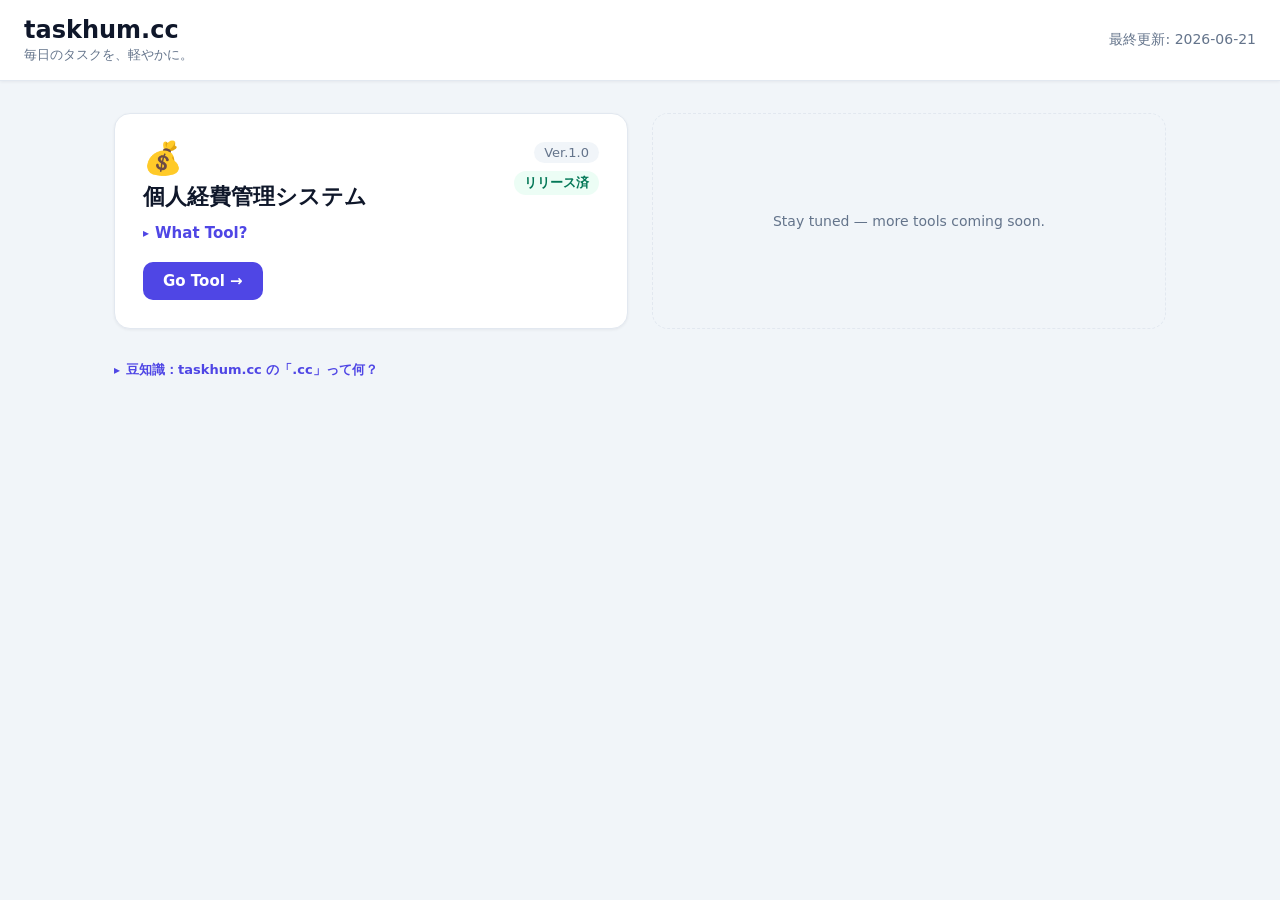
<file: index.html>
<!DOCTYPE html>
<html lang="ja">
<head>
    <meta charset="UTF-8">
    <meta name="viewport" content="width=device-width, initial-scale=1.0">
    <meta http-equiv="Content-Security-Policy" content="default-src 'self'; style-src 'self' 'unsafe-inline'; img-src 'self' data:; script-src 'none'; object-src 'none'; base-uri 'none';">
    <title>taskhum.cc｜ブラウザで完結する個人向け無料ツールハブ</title>
    <meta name="description" content="経費管理など、インストール不要・ブラウザだけで使える個人向けツールをまとめた無料ツールハブ「taskhum.cc」。">
    <link rel="canonical" href="https://taskhum.cc/">
    <meta property="og:type" content="website">
    <meta property="og:title" content="taskhum.cc｜ブラウザで完結する個人向け無料ツールハブ">
    <meta property="og:description" content="経費管理など、インストール不要・ブラウザだけで使える個人向けツールをまとめた無料ツールハブ「taskhum.cc」。">
    <meta property="og:url" content="https://taskhum.cc/">
    <link rel="stylesheet" href="assets/styles.css">
</head>
<body>
    <header class="portal-bar">
        <div class="brand">
            <h1>taskhum.cc</h1>
            <p class="tagline">毎日のタスクを、軽やかに。</p>
        </div>
        <span class="updated">最終更新: 2026-06-21</span>
    </header>

    <main class="container">
        <div class="app-grid">
            <div class="app-card">
                <div class="app-card-main">
                    <div class="app-card-icon">💰</div>
                    <h2 class="app-card-title">個人経費管理システム</h2>
                    <details class="app-card-desc-toggle">
                        <summary>What Tool?</summary>
                        <p>支出登録・精算・帳票印刷・Excel出力・自動保存に対応した経費管理ツール。インストール不要、ブラウザだけで動作。入力データは端末内に自動保存され、帳票/Excel出力で提出・共有もスムーズ。</p>
                    </details>
                    <div class="app-card-actions">
                        <a class="btn-primary" href="expense/task_expense_20260621_01.html">Go Tool →</a>
                    </div>
                </div>
                <div class="app-card-meta">
                    <span class="version-tag">Ver.1.0</span>
                    <span class="badge badge-live">リリース済</span>
                </div>
            </div>

            <div class="app-grid-empty">Stay tuned — more tools coming soon.</div>
        </div>
    </main>

    <footer class="portal-footer">
        <details class="domain-trivia">
            <summary>豆知識：taskhum.cc の「.cc」って何？</summary>
            <p>「.cc」は本来ココス諸島（Cocos (Keeling) Islands）の国別ドメイン（ccTLD）。"cc" が "Creative" や "Company" を連想させる響きであることから、世界的に汎用ドメインとして広く使われている。取得しやすく短い点も人気の理由。</p>
        </details>
    </footer>
</body>
</html>
</file>
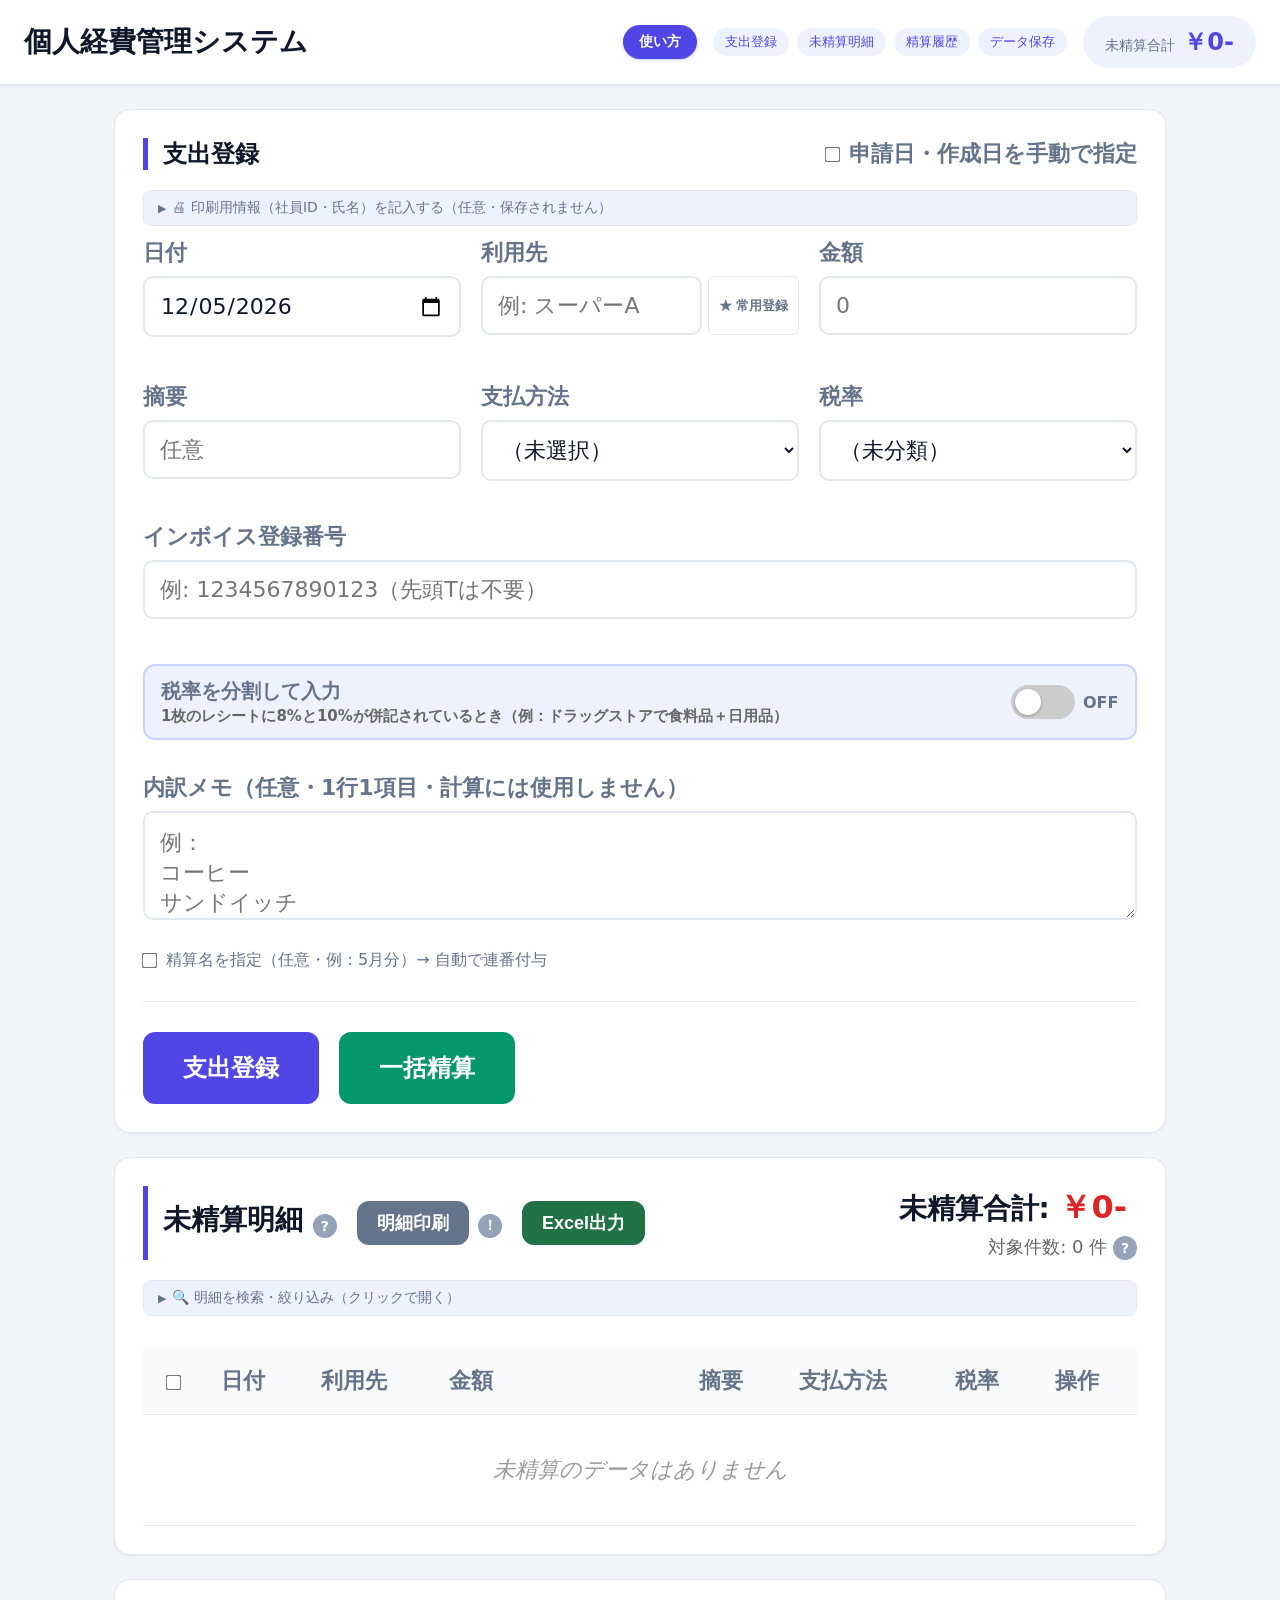
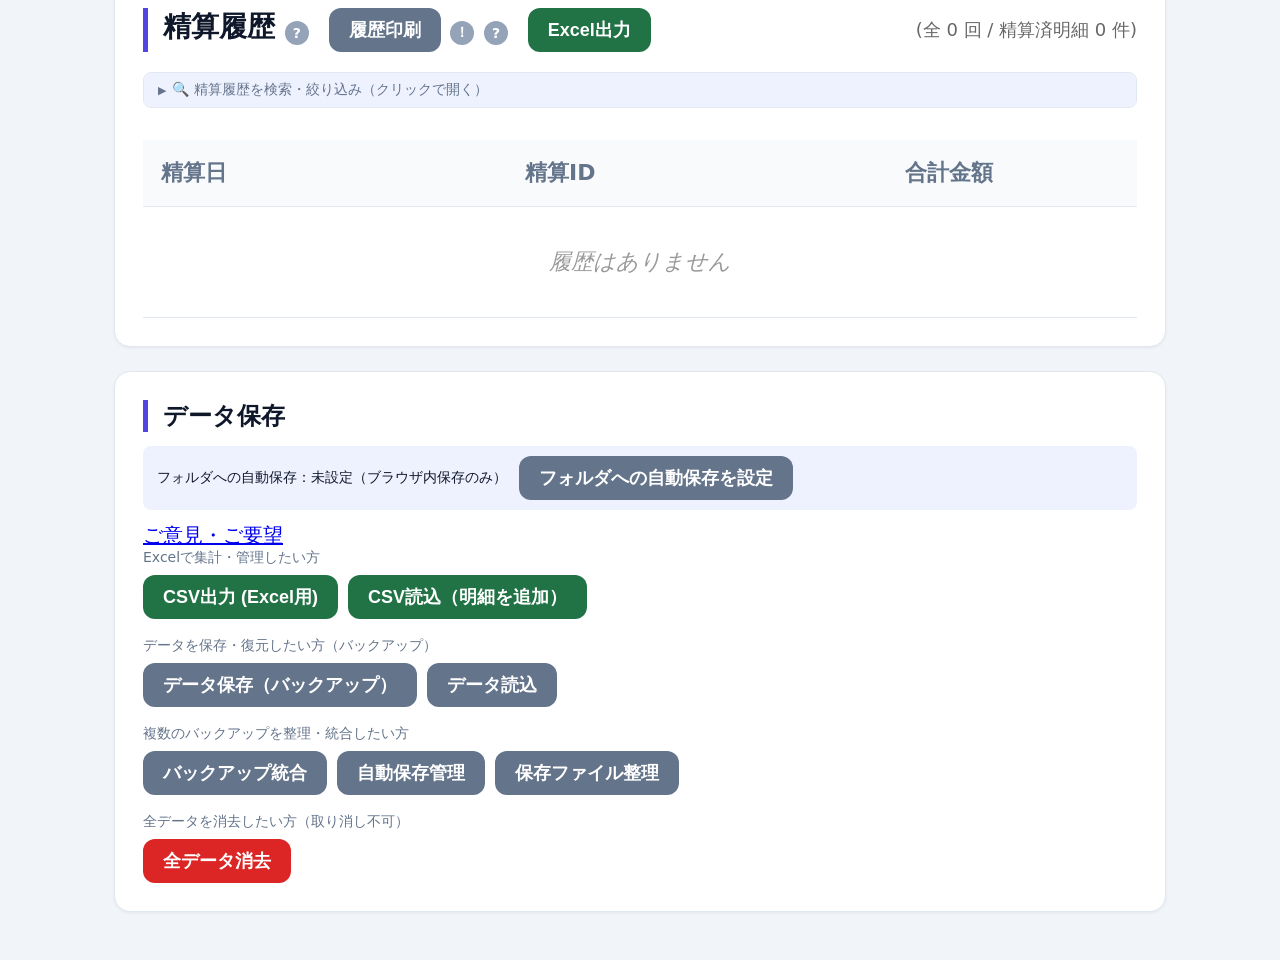
<file: expense/index.html>
<!DOCTYPE html>
<html lang="ja">
<head>
    <meta charset="UTF-8">
    <meta name="viewport" content="width=device-width, initial-scale=1.0">
    <meta http-equiv="Content-Security-Policy" content="default-src 'self'; script-src 'self' 'unsafe-inline'; style-src 'self' 'unsafe-inline'; img-src 'self' data:; object-src 'none'; base-uri 'none';">
    <title>個人経費管理システム</title>
    <link rel="stylesheet" href="assets/styles.css">
</head>
<body>
    <header class="app-bar">
        <h1>個人経費管理システム</h1>
        <div style="display:flex; align-items:center; gap:16px; flex-wrap:wrap;">
            <button class="manual-btn no-print" onclick="showManual()">使い方</button>
            <nav class="appbar-nav no-print">
                <a href="#entry-card">支出登録</a>
                <a href="#unpaid-card">未精算明細</a>
                <a href="#history-card">精算履歴</a>
                <a href="#data-card">データ保存</a>
            </nav>
            <div class="appbar-unpaid"><span class="appbar-label">未精算合計</span><span id="appbar-unpaid-sum">￥0-</span></div>
        </div>
    </header>
    <div class="container">
        <div class="card" id="entry-card">
        <div class="card-title-row">
            <h3 class="card-title">支出登録</h3>
            <div class="print-date-box no-print">
                <label style="display:flex; align-items:center; gap:10px; margin-bottom:0;">
                    <input type="checkbox" id="print-date-manual" style="transform:scale(1.2); margin:0;">
                    申請日・作成日を手動で指定
                </label>
                <input id="print-date" type="date" style="display:none;">
            </div>
        </div>

        <details class="collapsible-section no-print" id="print-info-details">
            <summary>🖨 印刷用情報（社員ID・氏名）を記入する（任意・保存されません）</summary>
            <div class="collapsible-section-body">
                <div class="form-row">
                    <div class="form-group">
                        <label style="display:flex; align-items:center; gap:10px; font-weight:normal; flex-wrap:wrap; margin-bottom:8px;">
                            <input type="checkbox" id="print-empid-toggle" style="transform:scale(1.2); margin:0;">
                            社員IDを記入する
                        </label>
                        <input id="print-empid" placeholder="例: 12345" maxlength="30" style="display:none;">
                    </div>
                    <div class="form-group">
                        <label style="display:flex; align-items:center; gap:10px; font-weight:normal; flex-wrap:wrap; margin-bottom:8px;">
                            <input type="checkbox" id="print-name-toggle" style="transform:scale(1.2); margin:0;">
                            氏名を記入する
                        </label>
                        <input id="print-name" placeholder="例: 山田太郎" maxlength="30" style="display:none;">
                    </div>
                    <div class="form-group">
                        <label for="print-sort-order">帳票の並び順</label>
                        <select id="print-sort-order">
                            <option value="date-desc">日付（降順・新しい順）</option>
                            <option value="date-asc">日付（昇順・古い順）</option>
                            <option value="shop-asc">利用先名（アスキーコード順）</option>
                            <option value="date-shop-asc">日付→利用先名（アスキーコード順）</option>
                        </select>
                    </div>
                </div>
            </div>
        </details>

        <div class="form-row">
            <div class="form-group">
                <label for="date">日付</label>
                <input id="date" type="date">
                <div class="field-error" id="err-date"></div>
            </div>
            <div class="form-group">
                <label for="shop">利用先</label>
                <div class="shop-input-row">
                    <input id="shop" placeholder="例: スーパーA" maxlength="100" list="shop-suggest" autocomplete="off">
                    <button type="button" id="save-shop-btn" class="btn-save-shop">★ 常用登録</button>
                </div>
                <datalist id="shop-suggest"></datalist>
                <div class="chip-row" id="saved-shops-chips"></div>
                <div class="field-error" id="err-shop"></div>
            </div>
            <div class="form-group">
                <label for="amount">金額</label>
                <input id="amount" type="text" inputmode="numeric" placeholder="0">
                <div class="field-error" id="err-amount"></div>
            </div>
            <div class="form-group">
                <label for="memo">摘要</label>
                <input id="memo" placeholder="任意" maxlength="200">
            </div>
            <div class="form-group">
                <label for="payment">支払方法</label>
                <select id="payment">
                    <option value="">（未選択）</option>
                    <option value="現金">現金</option>
                    <option value="クレジットカード">クレジットカード</option>
                    <option value="PayPay">PayPay</option>
                    <option value="楽天ペイ">楽天ペイ</option>
                    <option value="d払い">d払い</option>
                    <option value="au PAY">au PAY</option>
                    <option value="交通系IC">交通系IC</option>
                    <option value="その他Pay">その他Pay</option>
                    <option value="オンライン決済">オンライン決済</option>
                </select>
                <div class="field-error" id="err-payment"></div>
            </div>
            <div class="form-group">
                <label for="tax-rate">税率</label>
                <select id="tax-rate">
                    <option value="">（未分類）</option>
                    <option value="10">10%</option>
                    <option value="8">8%</option>
                </select>
            </div>
            <div class="form-group">
                <label for="invoice">インボイス登録番号</label>
                <input id="invoice" placeholder="例: 1234567890123（先頭Tは不要）" maxlength="20">
                <div class="field-error" id="err-invoice"></div>
            </div>
        </div>

        <div class="form-row">
            <div class="form-group" style="flex: 0 0 100%;">
                <label class="split-toggle-bar" id="split-toggle-bar">
                    <span class="split-toggle-text">
                        <span class="split-toggle-title">税率を分割して入力</span>
                        <span class="split-toggle-desc">1枚のレシートに8%と10%が併記されているとき（例：ドラッグストアで食料品＋日用品）</span>
                    </span>
                    <span class="switch">
                        <input type="checkbox" id="split-toggle">
                        <span class="slider"></span>
                        <span class="switch-state" id="split-toggle-state">OFF</span>
                    </span>
                </label>
            </div>
        </div>

        <div class="form-row" id="split-panel" style="display:none; border-left: 4px solid #ddd; margin-left: 10px; padding-left: 15px;">
            <div class="form-group">
                <label for="split-10">├ 10%対象額</label>
                <input id="split-10" type="text" inputmode="numeric" placeholder="0">
            </div>
            <div class="form-group">
                <label for="split-8">├ 8%対象額</label>
                <input id="split-8" type="text" inputmode="numeric" placeholder="0">
            </div>
            <div class="form-group">
                <label for="split-none">└ 非課税・未分類額</label>
                <input id="split-none" type="text" inputmode="numeric" placeholder="0">
            </div>
            <div class="form-group">
                <label>── 金額（自動計算）</label>
                <div id="split-total" style="padding:8px 0; font-weight:bold;">￥0-</div>
            </div>
        </div>

        <div class="form-row">
            <div class="form-group">
                <label for="items">内訳メモ（任意・1行1項目・計算には使用しません）</label>
                <!-- maxlength: MAX_ITEMS(20件) × (MAX_ITEM_LENGTH(100文字) + 改行1文字) = 2020 -->
                <textarea id="items" rows="3" placeholder="例：&#10;コーヒー&#10;サンドイッチ&#10;雑誌" maxlength="2020"></textarea>
            </div>
        </div>

        <div class="form-row">
            <div class="form-group" style="flex: 0 0 100%;">
                <label style="display:flex; align-items:center; gap:10px; font-weight:normal; font-size:16px; flex-wrap:wrap; margin-bottom:0;">
                    <input type="checkbox" id="settle-name-toggle" style="transform:scale(1.2); margin:0;">
                    精算名を指定（任意・例：5月分）→ 自動で連番付与
                    <input type="text" id="settle-name" placeholder="例: 5月分" maxlength="30" style="display:none; flex:1; min-width:150px; font-size:16px; padding:6px 10px;">
                </label>
            </div>
        </div>

        <div class="button-group">
            <button id="add-entry-btn" class="btn-reg">支出登録</button>
            <button id="settle-all-btn" class="btn-settle">一括精算</button>
        </div>

        <div id="edit-mode-indicator" style="display:none;">
            <span>編集中：<span id="edit-mode-target"></span></span>
            <button id="cancel-edit-btn" class="btn-sub">編集キャンセル</button>
        </div>
        </div>

        <!-- 未精算明細 -->
        <div class="card" id="unpaid-card">
        <div class="print-only print-document">
            <div class="print-doc-header">
                <h1>経費精算明細書</h1>
            </div>
            <div class="print-summary-row">
                <span class="print-field-empid">社員ID：<span class="print-empid-val print-blank"></span></span>
                <span class="print-field-name">氏名：<span class="print-name-val print-blank"></span></span>
            </div>
            <div class="print-doc-meta">
                <div>申請日：<span class="print-doc-date"></span></div>
                <div>対象件数：<span id="unpaid-print-count"></span> 件</div>
            </div>
            <table class="print-table compact">
                <thead>
                    <tr><th>日付</th><th>利用先</th><th>摘要</th><th>支払方法</th><th>税率</th><th class="num">金額（円）</th></tr>
                </thead>
                <tbody id="unpaid-print-list"></tbody>
                <tfoot>
                    <tr><td colspan="5">合計</td><td class="num" id="unpaid-print-total"></td></tr>
                </tfoot>
            </table>
        </div>
        <h2>
            <span class="h2-actions">
                <span class="h2-title">未精算明細
                <details class="help-details">
                    <summary class="help-icon" aria-label="補足説明">?</summary>
                    <div class="help-content">
                        <ul class="help-list">
                            <li>・表内の金額の単位：円</li>
                            <li>・税額は切り捨てで算出した参考値</li>
                        </ul>
                        <div class="help-close">close</div>
                    </div>
                </details>
                </span>
                <span class="h2-btn-row">
                <button class="btn-sub no-print print-section-btn" data-target="unpaid" style="margin-left:10px;">明細印刷</button>
                <details class="help-details">
                    <summary class="help-icon" aria-label="印刷時のヘッダー・フッターについて">！</summary>
                    <div class="help-content">
                        <ul class="help-list">
                            <li>・印刷日時やURLが上下に表示される場合あり</li>
                            <li>・印刷ダイアログの「詳細設定」を開く</li>
                            <li>・「ヘッダーとフッター」のチェックを外すと非表示</li>
                        </ul>
                        <div class="help-close">close</div>
                    </div>
                </details>
                </span>
                <span class="h2-btn-row">
                <button class="btn-sub no-print excel-export-btn" data-kind="unpaid" style="background-color:#217346; margin-left:10px;">Excel出力</button>
                </span>
            </span>
            <div style="text-align: right;">
                <div>未精算合計: <span id="unpaid-sum-display" class="unpaid-total">0</span></div>
                <div style="font-size: 18px; font-weight: normal; color: #666; margin-top: 5px;">
                    対象件数: <span id="unpaid-count-display">0</span> 件
                    <details class="help-details">
                        <summary class="help-icon" aria-label="税率別の内訳">?</summary>
                        <div class="help-content">
                            <ul class="help-list">
                                <li>・10%対象 <span id="tax10-sum-display">0</span>（税額 <span id="tax10-tax-display">0</span>）</li>
                                <li>・8%対象 <span id="tax8-sum-display">0</span>（税額 <span id="tax8-tax-display">0</span>）</li>
                                <li>・未分類 <span id="tax-none-sum-display">0</span></li>
                            </ul>
                            <div class="help-close">close</div>
                        </div>
                    </details>
                </div>
            </div>
        </h2>

        <!-- 未精算明細 絞り込みバー（折りたたみ・2カラム：キーワード｜期間） -->
        <details class="collapsible-section no-print" id="unpaid-filter-details">
            <summary>🔍 明細を検索・絞り込み（クリックで開く）</summary>
            <div class="collapsible-section-body">
                <div class="filter-grid" id="unpaid-filter-bar">
                    <div class="filter-col filter-col-kw">
                        <span class="filter-label">キーワード</span>
                        <div class="kw-input-row">
                            <input type="text" id="unpaid-filter-kw" placeholder="利用先・摘要・内訳">
                            <button type="button" class="btn-save-kw" data-target="unpaid-filter-kw">★ 登録</button>
                        </div>
                        <div class="chip-row kw-chips" id="unpaid-kw-chips"></div>
                    </div>
                    <div class="filter-col filter-col-period">
                        <span class="filter-label">期間</span>
                        <div class="filter-period-row">
                            <input type="date" id="unpaid-filter-from">
                            <span>〜</span>
                            <input type="date" id="unpaid-filter-to">
                        </div>
                        <button class="btn-filter-clear" id="unpaid-filter-clear">クリア</button>
                    </div>
                </div>
                <div class="filter-count" id="unpaid-filter-count" style="display:none; margin-top:6px;"></div>
                <div id="unpaid-settle-note" class="filter-settle-note" style="display:none; margin-top:6px;">※ 絞り込み中でも「一括精算」は全未精算が対象です</div>
            </div>
        </details>

        <div class="select-actions" id="selection-bar" style="display: none;">
            <span style="font-weight: bold; color: #c05d00;">
                <span id="selected-count">0</span> 件選択中
                (選択合計: <span id="selected-sum-display">0</span>)
            </span>
            <button id="settle-selected-btn" class="btn-settle" style="padding: 10px 25px; font-size: 18px;">選択項目を精算</button>
            <button id="delete-selected-btn" class="btn-del">選択項目消去</button>
        </div>

        <div class="scroll-hint">→ 表は横にスクロールできます</div>
        <div class="table-wrapper">
        <table>
            <thead>
                <tr>
                    <th style="width: 60px; text-align: center;"><input type="checkbox" id="select-all"></th>
                    <th>日付</th>
                    <th>利用先</th>
                    <th style="width: 250px;">金額</th>
                    <th>摘要</th>
                    <th>支払方法</th>
                    <th>税率</th>
                    <th style="width: 100px;">操作</th>
                </tr>
            </thead>
            <tbody id="unpaid-list"></tbody>
        </table>
        </div>
        </div>

        <!-- 精算履歴 -->
        <div class="card" id="history-card">
        <div class="print-only print-document">
            <div class="print-doc-header">
                <h1>精算履歴一覧</h1>
            </div>
            <div class="print-summary-row">
                <span class="print-field-empid">社員ID：<span class="print-empid-val print-blank"></span></span>
                <span class="print-field-name">氏名：<span class="print-name-val print-blank"></span></span>
            </div>
            <div class="print-doc-meta">
                <div>作成日：<span class="print-doc-date"></span></div>
                <div>件数：<span id="history-print-count"></span> 回</div>
            </div>
            <table class="print-table">
                <thead>
                    <tr><th>精算日</th><th>精算ID</th><th class="num">明細件数</th><th class="num">合計金額（円）</th></tr>
                </thead>
                <tbody id="history-print-list"></tbody>
            </table>
        </div>
        <h2>
            <span class="h2-actions">
                <span class="h2-title">精算履歴
                <details class="help-details">
                    <summary class="help-icon" aria-label="補足説明">?</summary>
                    <div class="help-content">
                        <ul class="help-list">
                            <li>・表内の金額の単位：円</li>
                            <li>・精算IDをクリックすると、その精算の明細一覧が表示されます</li>
                        </ul>
                        <div class="help-close">close</div>
                    </div>
                </details>
                </span>
                <span class="h2-btn-row">
                <button class="btn-sub no-print print-section-btn" data-target="history" style="margin-left:10px;">履歴印刷</button>
                <details class="help-details">
                    <summary class="help-icon" aria-label="印刷時のヘッダー・フッターについて">！</summary>
                    <div class="help-content">
                        <ul class="help-list">
                            <li>・印刷日時やURLが上下に表示される場合あり</li>
                            <li>・印刷ダイアログの「詳細設定」を開く</li>
                            <li>・「ヘッダーとフッター」のチェックを外すと非表示</li>
                        </ul>
                        <div class="help-close">close</div>
                    </div>
                </details>
                <details class="help-details formal">
                    <summary class="help-icon" aria-label="印刷／PDF保存について">?</summary>
                    <div class="help-content">
                        <div class="help-title" style="font-weight:bold; margin-bottom:6px;">印刷／PDF保存について</div>
                        <ul class="help-list">
                            <li>・経費精算書（提出用）は精算履歴の精算IDをクリック</li>
                            <li>・開いた「精算内訳」画面の「印刷／PDF保存」で出力</li>
                        </ul>
                        <div class="help-close">close</div>
                    </div>
                </details>
                </span>
                <span class="h2-btn-row">
                <button class="btn-sub no-print excel-export-btn" data-kind="history" style="background-color:#217346; margin-left:10px;">Excel出力</button>
                </span>
            </span>
            <span style="font-size: 18px; color: #666; font-weight: normal;">
                (全 <span id="history-count-display">0</span> 回 / 精算済明細 <span id="settled-item-count-display">0</span> 件)
            </span>
        </h2>

        <!-- 精算履歴 絞り込みバー（折りたたみ・2カラム：キーワード｜期間） -->
        <details class="collapsible-section no-print" id="history-filter-details">
            <summary>🔍 精算履歴を検索・絞り込み（クリックで開く）</summary>
            <div class="collapsible-section-body">
                <div class="filter-grid" id="history-filter-bar">
                    <div class="filter-col filter-col-kw">
                        <span class="filter-label">キーワード</span>
                        <div class="kw-input-row">
                            <input type="text" id="history-filter-kw" placeholder="精算ID・精算名">
                            <button type="button" class="btn-save-kw" data-target="history-filter-kw">★ 登録</button>
                        </div>
                        <div class="chip-row kw-chips" id="history-kw-chips"></div>
                    </div>
                    <div class="filter-col filter-col-period">
                        <span class="filter-label">期間</span>
                        <div class="filter-period-row">
                            <input type="date" id="history-filter-from">
                            <span>〜</span>
                            <input type="date" id="history-filter-to">
                        </div>
                        <button class="btn-filter-clear" id="history-filter-clear">クリア</button>
                    </div>
                </div>
                <div class="filter-count" id="history-filter-count" style="display:none; margin-top:6px;"></div>
            </div>
        </details>

        <div id="history-limit-note" style="display:none; font-size: 14px; color: #999; margin-top: -10px; margin-bottom: 10px;">
            ※ 直近10件のみ表示しています（全件はバックアップJSONに保持されます）
        </div>
        <div class="scroll-hint">→ 表は横にスクロールできます</div>
        <div class="table-wrapper">
        <table>
            <thead>
                <tr>
                    <th>精算日</th>
                    <th>精算ID</th>
                    <th style="width: 250px;">合計金額</th>
                </tr>
            </thead>
            <tbody id="history-list"></tbody>
        </table>
        </div>
        </div>

        <!-- 孤児明細：精算済だが対応する精算履歴が見つからない明細（主にJSON統合時に発生） -->
        <div class="card warning-card" id="orphan-card" style="display:none;">
        <h2 id="orphan-section" style="display:none; color: var(--warn-color); border-left-color: var(--warn-color);">
            ⚠ 確認が必要な明細（孤児明細）
            <span style="font-size: 18px; color: var(--warn-color); font-weight: normal;">
                <span id="orphan-count-display">0</span> 件
            </span>
        </h2>
        <div id="orphan-note" style="display:none; font-size: 14px; color: #78350f; margin-top: -10px; margin-bottom: 10px;">
            ※ データ統合などで発生した、参照先の精算履歴が存在しない明細です。内容を確認し「未精算に戻す」または「削除」してください。
        </div>
        <div id="orphan-scroll-hint" class="scroll-hint" style="display:none;">→ 表は横にスクロールできます</div>
        <div class="table-wrapper">
        <table id="orphan-table" style="display:none;">
            <thead>
                <tr>
                    <th>日付</th>
                    <th>利用先</th>
                    <th style="width: 200px;">金額</th>
                    <th>摘要</th>
                    <th>精算ID</th>
                    <th style="width: 200px;">操作</th>
                </tr>
            </thead>
            <tbody id="orphan-list"></tbody>
        </table>
        </div>
        </div>

        <div class="card" id="data-card">
        <h3 class="card-title" style="margin:0 0 14px;">データ保存</h3>

        <div id="autosave-status-bar" class="autosave-status-bar no-print">
            <span id="autosave-status-text">フォルダへの自動保存：未設定</span>
            <button id="autosave-setup-btn" class="btn-sub">フォルダへの自動保存を設定</button>
            <button id="autosave-resume-btn" class="btn-sub" style="display:none;">保存を再開（許可）</button>
            <button id="autosave-disable-btn" class="btn-sub" style="display:none; background:#9ca3af;">自動保存を解除</button>
        </div>
        <details class="collapsible-section no-print" id="autosave-settings-details" style="display:none;">
            <summary>⚙ 自動保存の設定（保存間隔・保持件数）</summary>
            <div class="collapsible-section-body">
                <div class="form-row">
                    <div class="form-group">
                        <label for="autosave-interval-select">保存間隔</label>
                        <select id="autosave-interval-select">
                            <option value="60000">1分</option>
                            <option value="300000" selected>5分</option>
                            <option value="600000">10分</option>
                            <option value="1800000">30分</option>
                        </select>
                    </div>
                    <div class="form-group">
                        <label for="autosave-keep-select">保持件数（古い世代から自動削除）</label>
                        <select id="autosave-keep-select">
                            <option value="5">5件</option>
                            <option value="10" selected>10件</option>
                            <option value="20">20件</option>
                            <option value="50">50件</option>
                        </select>
                    </div>
                </div>
            </div>
        </details>

        <div class="footer-head">
            <a href="#" id="feedback-link">ご意見・ご要望</a>
        </div>
        <div class="footer-groups">
            <div>
                <div class="footer-group-label">Excelで集計・管理したい方</div>
                <div class="footer-tools">
                    <button id="export-csv-btn" class="btn-sub" style="background-color: #217346;">CSV出力 (Excel用)</button>
                    <button id="import-csv-btn" class="btn-sub" style="background-color: #217346;">CSV読込（明細を追加）</button>
                </div>
            </div>
            <div>
                <div class="footer-group-label">データを保存・復元したい方（バックアップ）</div>
                <div class="footer-tools">
                    <button id="export-data-btn" class="btn-sub">データ保存（バックアップ）</button>
                    <button id="import-data-btn" class="btn-sub">データ読込</button>
                </div>
            </div>
            <div>
                <div class="footer-group-label">複数のバックアップを整理・統合したい方</div>
                <div class="footer-tools">
                    <button id="merge-data-btn" class="btn-sub">バックアップ統合</button>
                    <button id="backup-manage-btn" class="btn-sub">自動保存管理</button>
                    <button id="review-files-btn" class="btn-sub">保存ファイル整理</button>
                </div>
            </div>
            <div>
                <div class="footer-group-label">全データを消去したい方（取り消し不可）</div>
                <div class="footer-tools">
                    <button id="clear-all-btn" class="btn-sub" style="background-color: var(--del-color);">全データ消去</button>
                </div>
            </div>
        </div>
        </div>
    </div>

    <div id="modal">
        <div class="modal-content">
            <span class="close-btn">close</span>
            <h2 id="modal-title" style="margin-top: 0; border: none;">精算内訳</h2>
            <div id="modal-body"></div>
        </div>
    </div>

    <!-- フォルダへの自動保存：保存先フォルダ案内（ブロッキング型・専用ボタンのみで離脱） -->
    <div id="autosave-folder-guide" role="dialog" aria-modal="true" aria-labelledby="autosave-folder-guide-title">
        <div class="modal-content">
            <h2 id="autosave-folder-guide-title" style="margin-top: 0; border: none;">保存先フォルダの指定</h2>
            <p class="guide-warn">
                このアプリは、選択したフォルダ内に保存データを作成します。<br>
                既存の業務フォルダや他システム用フォルダを選ばないでください。
            </p>
            <p style="font-weight: bold; margin: 0 0 6px;">推奨操作：</p>
            <ol class="guide-steps">
                <li>ドキュメントを開く</li>
                <li>「経費管理_保存用」フォルダを新規作成する</li>
                <li>作成したフォルダだけを選択する</li>
            </ol>
            <label class="guide-check-row">
                <input type="checkbox" id="autosave-guide-check-created">
                <span>新しい専用フォルダを作成しました</span>
            </label>
            <label class="guide-check-row">
                <input type="checkbox" id="autosave-guide-check-confirmed">
                <span>既存の業務フォルダを選ばないことを確認しました</span>
            </label>
            <div class="guide-actions">
                <button type="button" class="btn-guide-cancel" id="autosave-guide-cancel-btn">キャンセル</button>
                <button type="button" class="btn-guide-proceed" id="autosave-guide-proceed-btn" disabled>フォルダ選択へ進む</button>
            </div>
        </div>
    </div>

    <!-- 印刷ページ割りの計測専用領域（画面には表示しない・実体と同じ幅でレイアウトを計測） -->
    <div id="print-measure"></div>

    <script src="assets/autosave-utils.js"></script>
    <script src="assets/app.js"></script>
</body>
</html>
</file>
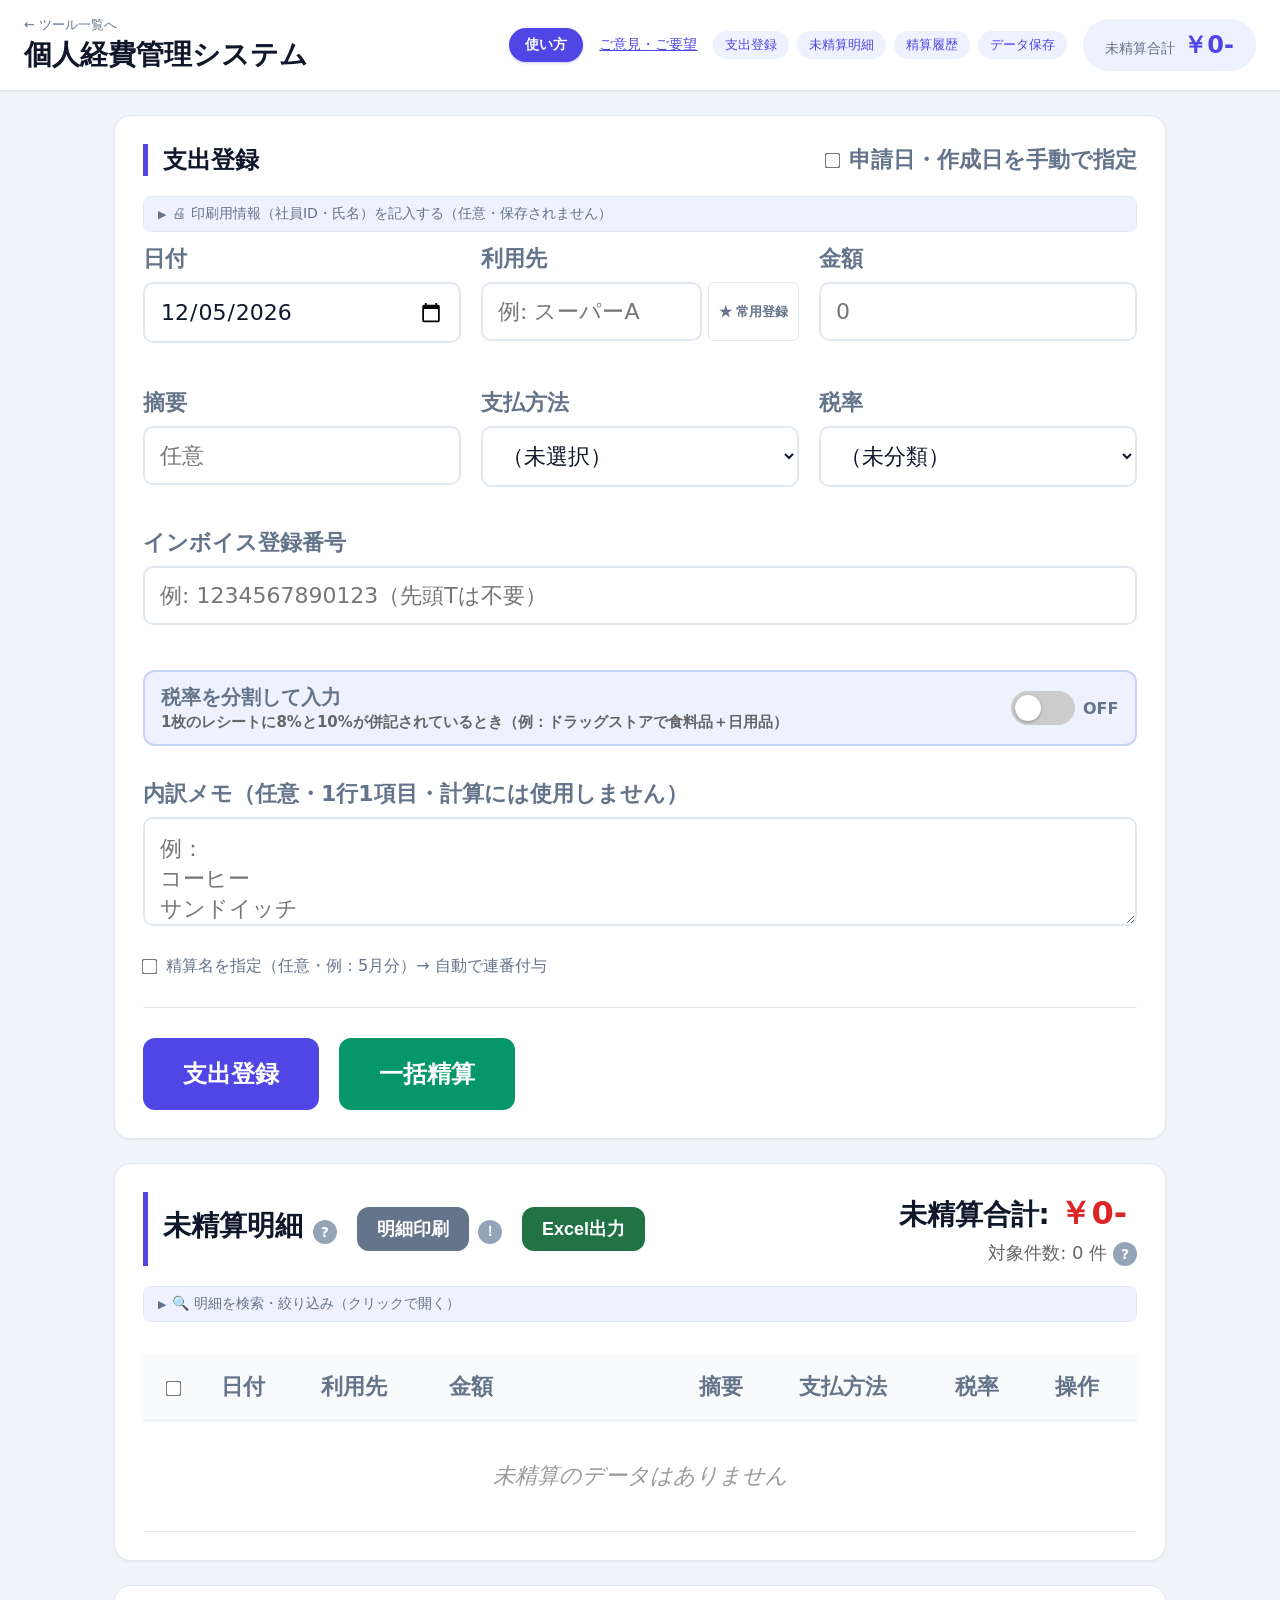
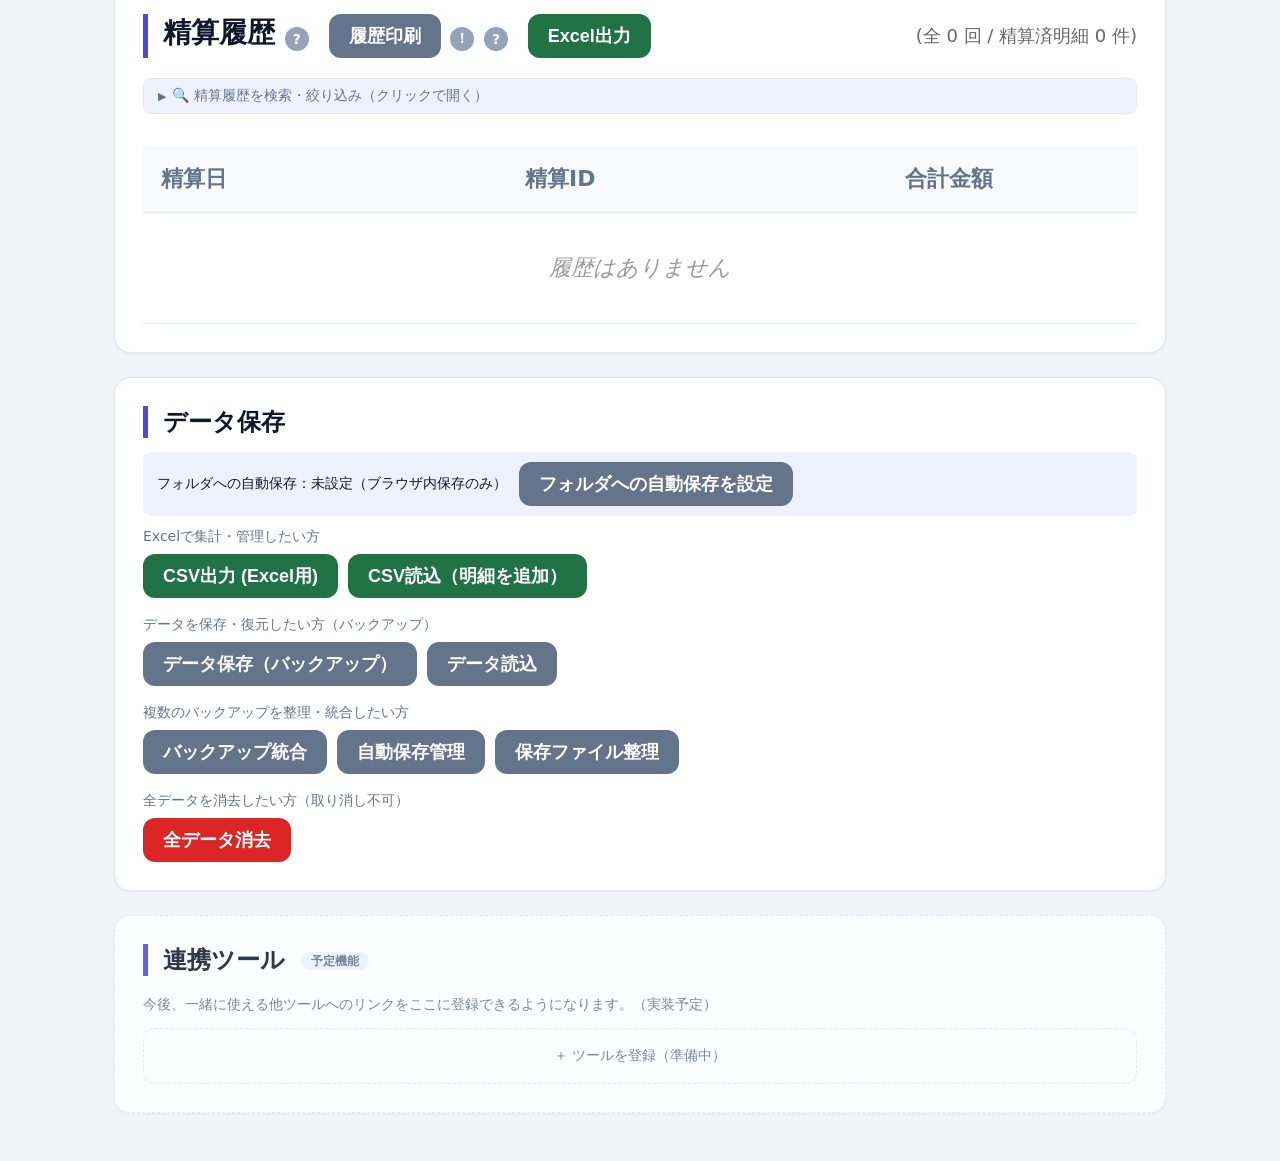
<file: expense/task_expense_20260621_01.html>
<!DOCTYPE html>
<html lang="ja">
<head>
    <meta charset="UTF-8">
    <meta name="viewport" content="width=device-width, initial-scale=1.0">
    <meta http-equiv="Content-Security-Policy" content="default-src 'self'; script-src 'self' 'unsafe-inline'; style-src 'self' 'unsafe-inline'; img-src 'self' data:; object-src 'none'; base-uri 'none';">
    <title>個人経費管理システム</title>
    <link rel="stylesheet" href="assets/styles.css">
</head>
<body>
    <header class="app-bar">
        <div class="appbar-left">
            <a class="appbar-home no-print" href="../index.html" title="ツール一覧へ戻る">← ツール一覧へ</a>
            <h1>個人経費管理システム</h1>
        </div>
        <div style="display:flex; align-items:center; gap:16px; flex-wrap:wrap;">
            <button class="manual-btn no-print" onclick="showManual()">使い方</button>
            <a href="#" id="feedback-link" class="feedback-link no-print">ご意見・ご要望</a>
            <nav class="appbar-nav no-print">
                <a href="#entry-card">支出登録</a>
                <a href="#unpaid-card">未精算明細</a>
                <a href="#history-card">精算履歴</a>
                <a href="#data-card">データ保存</a>
            </nav>
            <div class="appbar-unpaid"><span class="appbar-label">未精算合計</span><span id="appbar-unpaid-sum">￥0-</span></div>
        </div>
    </header>
    <div class="container">
        <div class="card" id="entry-card">
        <div class="card-title-row">
            <h3 class="card-title">支出登録</h3>
            <div class="print-date-box no-print">
                <label style="display:flex; align-items:center; gap:10px; margin-bottom:0;">
                    <input type="checkbox" id="print-date-manual" style="transform:scale(1.2); margin:0;">
                    申請日・作成日を手動で指定
                </label>
                <input id="print-date" type="date" style="display:none;">
            </div>
        </div>

        <details class="collapsible-section no-print" id="print-info-details">
            <summary>🖨 印刷用情報（社員ID・氏名）を記入する（任意・保存されません）</summary>
            <div class="collapsible-section-body">
                <div class="form-row">
                    <div class="form-group">
                        <label style="display:flex; align-items:center; gap:10px; font-weight:normal; flex-wrap:wrap; margin-bottom:8px;">
                            <input type="checkbox" id="print-empid-toggle" style="transform:scale(1.2); margin:0;">
                            社員IDを記入する
                        </label>
                        <input id="print-empid" placeholder="例: 12345" maxlength="30" style="display:none;">
                    </div>
                    <div class="form-group">
                        <label style="display:flex; align-items:center; gap:10px; font-weight:normal; flex-wrap:wrap; margin-bottom:8px;">
                            <input type="checkbox" id="print-name-toggle" style="transform:scale(1.2); margin:0;">
                            氏名を記入する
                        </label>
                        <input id="print-name" placeholder="例: 山田太郎" maxlength="30" style="display:none;">
                    </div>
                    <div class="form-group">
                        <label for="print-sort-order">帳票の並び順</label>
                        <select id="print-sort-order">
                            <option value="date-desc">日付（降順・新しい順）</option>
                            <option value="date-asc">日付（昇順・古い順）</option>
                            <option value="shop-asc">利用先名（アスキーコード順）</option>
                            <option value="date-shop-asc">日付→利用先名（アスキーコード順）</option>
                        </select>
                    </div>
                </div>
            </div>
        </details>

        <div class="form-row">
            <div class="form-group">
                <label for="date">日付</label>
                <input id="date" type="date">
                <div class="field-error" id="err-date"></div>
            </div>
            <div class="form-group">
                <label for="shop">利用先</label>
                <div class="shop-input-row">
                    <input id="shop" placeholder="例: スーパーA" maxlength="100" list="shop-suggest" autocomplete="off">
                    <button type="button" id="save-shop-btn" class="btn-save-shop">★ 常用登録</button>
                </div>
                <datalist id="shop-suggest"></datalist>
                <div class="chip-row" id="saved-shops-chips"></div>
                <div class="field-error" id="err-shop"></div>
            </div>
            <div class="form-group">
                <label for="amount">金額</label>
                <input id="amount" type="text" inputmode="numeric" placeholder="0">
                <div class="field-error" id="err-amount"></div>
            </div>
            <div class="form-group">
                <label for="memo">摘要</label>
                <input id="memo" placeholder="任意" maxlength="200">
            </div>
            <div class="form-group">
                <label for="payment">支払方法</label>
                <select id="payment">
                    <option value="">（未選択）</option>
                    <option value="現金">現金</option>
                    <option value="クレジットカード">クレジットカード</option>
                    <option value="PayPay">PayPay</option>
                    <option value="楽天ペイ">楽天ペイ</option>
                    <option value="d払い">d払い</option>
                    <option value="au PAY">au PAY</option>
                    <option value="交通系IC">交通系IC</option>
                    <option value="その他Pay">その他Pay</option>
                    <option value="オンライン決済">オンライン決済</option>
                </select>
                <div class="field-error" id="err-payment"></div>
            </div>
            <div class="form-group">
                <label for="tax-rate">税率</label>
                <select id="tax-rate">
                    <option value="">（未分類）</option>
                    <option value="10">10%</option>
                    <option value="8">8%</option>
                </select>
            </div>
            <div class="form-group">
                <label for="invoice">インボイス登録番号</label>
                <input id="invoice" placeholder="例: 1234567890123（先頭Tは不要）" maxlength="20">
                <div class="field-error" id="err-invoice"></div>
            </div>
        </div>

        <div class="form-row">
            <div class="form-group" style="flex: 0 0 100%;">
                <label class="split-toggle-bar" id="split-toggle-bar">
                    <span class="split-toggle-text">
                        <span class="split-toggle-title">税率を分割して入力</span>
                        <span class="split-toggle-desc">1枚のレシートに8%と10%が併記されているとき（例：ドラッグストアで食料品＋日用品）</span>
                    </span>
                    <span class="switch">
                        <input type="checkbox" id="split-toggle">
                        <span class="slider"></span>
                        <span class="switch-state" id="split-toggle-state">OFF</span>
                    </span>
                </label>
            </div>
        </div>

        <div class="form-row" id="split-panel" style="display:none; border-left: 4px solid #ddd; margin-left: 10px; padding-left: 15px;">
            <div class="form-group">
                <label for="split-10">├ 10%対象額</label>
                <input id="split-10" type="text" inputmode="numeric" placeholder="0">
            </div>
            <div class="form-group">
                <label for="split-8">├ 8%対象額</label>
                <input id="split-8" type="text" inputmode="numeric" placeholder="0">
            </div>
            <div class="form-group">
                <label for="split-none">└ 非課税・未分類額</label>
                <input id="split-none" type="text" inputmode="numeric" placeholder="0">
            </div>
            <div class="form-group">
                <label>── 金額（自動計算）</label>
                <div id="split-total" style="padding:8px 0; font-weight:bold;">￥0-</div>
            </div>
        </div>

        <div class="form-row">
            <div class="form-group">
                <label for="items">内訳メモ（任意・1行1項目・計算には使用しません）</label>
                <!-- maxlength: MAX_ITEMS(20件) × (MAX_ITEM_LENGTH(100文字) + 改行1文字) = 2020 -->
                <textarea id="items" rows="3" placeholder="例：&#10;コーヒー&#10;サンドイッチ&#10;雑誌" maxlength="2020"></textarea>
            </div>
        </div>

        <div class="form-row">
            <div class="form-group" style="flex: 0 0 100%;">
                <label style="display:flex; align-items:center; gap:10px; font-weight:normal; font-size:16px; flex-wrap:wrap; margin-bottom:0;">
                    <input type="checkbox" id="settle-name-toggle" style="transform:scale(1.2); margin:0;">
                    精算名を指定（任意・例：5月分）→ 自動で連番付与
                    <input type="text" id="settle-name" placeholder="例: 5月分" maxlength="30" style="display:none; flex:1; min-width:150px; font-size:16px; padding:6px 10px;">
                </label>
            </div>
        </div>

        <div class="button-group">
            <button id="add-entry-btn" class="btn-reg">支出登録</button>
            <button id="settle-all-btn" class="btn-settle">一括精算</button>
        </div>

        <div id="edit-mode-indicator" style="display:none;">
            <span>編集中：<span id="edit-mode-target"></span></span>
            <button id="cancel-edit-btn" class="btn-sub">編集キャンセル</button>
        </div>
        </div>

        <!-- 未精算明細 -->
        <div class="card" id="unpaid-card">
        <div class="print-only print-document">
            <div class="print-doc-header">
                <h1>経費精算明細書</h1>
            </div>
            <div class="print-summary-row">
                <span class="print-field-empid">社員ID：<span class="print-empid-val print-blank"></span></span>
                <span class="print-field-name">氏名：<span class="print-name-val print-blank"></span></span>
            </div>
            <div class="print-doc-meta">
                <div>申請日：<span class="print-doc-date"></span></div>
                <div>対象件数：<span id="unpaid-print-count"></span> 件</div>
            </div>
            <table class="print-table compact">
                <thead>
                    <tr><th>日付</th><th>利用先</th><th>摘要</th><th>支払方法</th><th>税率</th><th class="num">金額（円）</th></tr>
                </thead>
                <tbody id="unpaid-print-list"></tbody>
                <tfoot>
                    <tr><td colspan="5">合計</td><td class="num" id="unpaid-print-total"></td></tr>
                </tfoot>
            </table>
        </div>
        <h2>
            <span class="h2-actions">
                <span class="h2-title">未精算明細
                <details class="help-details">
                    <summary class="help-icon" aria-label="補足説明">?</summary>
                    <div class="help-content">
                        <ul class="help-list">
                            <li>・表内の金額の単位：円</li>
                            <li>・税額は切り捨てで算出した参考値</li>
                        </ul>
                        <div class="help-close">close</div>
                    </div>
                </details>
                </span>
                <span class="h2-btn-row">
                <button class="btn-sub no-print print-section-btn" data-target="unpaid" style="margin-left:10px;">明細印刷</button>
                <details class="help-details">
                    <summary class="help-icon" aria-label="印刷時のヘッダー・フッターについて">！</summary>
                    <div class="help-content">
                        <ul class="help-list">
                            <li>・印刷日時やURLが上下に表示される場合あり</li>
                            <li>・印刷ダイアログの「詳細設定」を開く</li>
                            <li>・「ヘッダーとフッター」のチェックを外すと非表示</li>
                        </ul>
                        <div class="help-close">close</div>
                    </div>
                </details>
                </span>
                <span class="h2-btn-row">
                <button class="btn-sub no-print excel-export-btn" data-kind="unpaid" style="background-color:#217346; margin-left:10px;">Excel出力</button>
                </span>
            </span>
            <div style="text-align: right;">
                <div>未精算合計: <span id="unpaid-sum-display" class="unpaid-total">0</span></div>
                <div style="font-size: 18px; font-weight: normal; color: #666; margin-top: 5px;">
                    対象件数: <span id="unpaid-count-display">0</span> 件
                    <details class="help-details">
                        <summary class="help-icon" aria-label="税率別の内訳">?</summary>
                        <div class="help-content">
                            <ul class="help-list">
                                <li>・10%対象 <span id="tax10-sum-display">0</span>（税額 <span id="tax10-tax-display">0</span>）</li>
                                <li>・8%対象 <span id="tax8-sum-display">0</span>（税額 <span id="tax8-tax-display">0</span>）</li>
                                <li>・未分類 <span id="tax-none-sum-display">0</span></li>
                            </ul>
                            <div class="help-close">close</div>
                        </div>
                    </details>
                </div>
            </div>
        </h2>

        <!-- 未精算明細 絞り込みバー（折りたたみ・2カラム：キーワード｜期間） -->
        <details class="collapsible-section no-print" id="unpaid-filter-details">
            <summary>🔍 明細を検索・絞り込み（クリックで開く）</summary>
            <div class="collapsible-section-body">
                <div class="filter-grid" id="unpaid-filter-bar">
                    <div class="filter-col filter-col-kw">
                        <span class="filter-label">キーワード</span>
                        <div class="kw-input-row">
                            <input type="text" id="unpaid-filter-kw" placeholder="利用先・摘要・内訳">
                            <button type="button" class="btn-save-kw" data-target="unpaid-filter-kw">★ 登録</button>
                        </div>
                        <div class="chip-row kw-chips" id="unpaid-kw-chips"></div>
                    </div>
                    <div class="filter-col filter-col-period">
                        <span class="filter-label">期間</span>
                        <div class="filter-period-row">
                            <input type="date" id="unpaid-filter-from">
                            <span>〜</span>
                            <input type="date" id="unpaid-filter-to">
                        </div>
                        <button class="btn-filter-clear" id="unpaid-filter-clear">クリア</button>
                    </div>
                </div>
                <div class="filter-count" id="unpaid-filter-count" style="display:none; margin-top:6px;"></div>
                <div id="unpaid-settle-note" class="filter-settle-note" style="display:none; margin-top:6px;">※ 絞り込み中でも「一括精算」は全未精算が対象です</div>
            </div>
        </details>

        <div class="select-actions" id="selection-bar" style="display: none;">
            <span style="font-weight: bold; color: #c05d00;">
                <span id="selected-count">0</span> 件選択中
                (選択合計: <span id="selected-sum-display">0</span>)
            </span>
            <button id="settle-selected-btn" class="btn-settle" style="padding: 10px 25px; font-size: 18px;">選択項目を精算</button>
            <button id="delete-selected-btn" class="btn-del">選択項目消去</button>
        </div>

        <div class="scroll-hint">→ 表は横にスクロールできます</div>
        <div class="table-wrapper">
        <table>
            <thead>
                <tr>
                    <th style="width: 60px; text-align: center;"><input type="checkbox" id="select-all"></th>
                    <th>日付</th>
                    <th>利用先</th>
                    <th style="width: 250px;">金額</th>
                    <th>摘要</th>
                    <th>支払方法</th>
                    <th>税率</th>
                    <th style="width: 100px;">操作</th>
                </tr>
            </thead>
            <tbody id="unpaid-list"></tbody>
        </table>
        </div>
        </div>

        <!-- 精算履歴 -->
        <div class="card" id="history-card">
        <div class="print-only print-document">
            <div class="print-doc-header">
                <h1>精算履歴一覧</h1>
            </div>
            <div class="print-summary-row">
                <span class="print-field-empid">社員ID：<span class="print-empid-val print-blank"></span></span>
                <span class="print-field-name">氏名：<span class="print-name-val print-blank"></span></span>
            </div>
            <div class="print-doc-meta">
                <div>作成日：<span class="print-doc-date"></span></div>
                <div>件数：<span id="history-print-count"></span> 回</div>
            </div>
            <table class="print-table">
                <thead>
                    <tr><th>精算日</th><th>精算ID</th><th class="num">明細件数</th><th class="num">合計金額（円）</th></tr>
                </thead>
                <tbody id="history-print-list"></tbody>
            </table>
        </div>
        <h2>
            <span class="h2-actions">
                <span class="h2-title">精算履歴
                <details class="help-details">
                    <summary class="help-icon" aria-label="補足説明">?</summary>
                    <div class="help-content">
                        <ul class="help-list">
                            <li>・表内の金額の単位：円</li>
                            <li>・精算IDをクリックすると、その精算の明細一覧が表示されます</li>
                        </ul>
                        <div class="help-close">close</div>
                    </div>
                </details>
                </span>
                <span class="h2-btn-row">
                <button class="btn-sub no-print print-section-btn" data-target="history" style="margin-left:10px;">履歴印刷</button>
                <details class="help-details">
                    <summary class="help-icon" aria-label="印刷時のヘッダー・フッターについて">！</summary>
                    <div class="help-content">
                        <ul class="help-list">
                            <li>・印刷日時やURLが上下に表示される場合あり</li>
                            <li>・印刷ダイアログの「詳細設定」を開く</li>
                            <li>・「ヘッダーとフッター」のチェックを外すと非表示</li>
                        </ul>
                        <div class="help-close">close</div>
                    </div>
                </details>
                <details class="help-details formal">
                    <summary class="help-icon" aria-label="印刷／PDF保存について">?</summary>
                    <div class="help-content">
                        <div class="help-title" style="font-weight:bold; margin-bottom:6px;">印刷／PDF保存について</div>
                        <ul class="help-list">
                            <li>・経費精算書（提出用）は精算履歴の精算IDをクリック</li>
                            <li>・開いた「精算内訳」画面の「印刷／PDF保存」で出力</li>
                        </ul>
                        <div class="help-close">close</div>
                    </div>
                </details>
                </span>
                <span class="h2-btn-row">
                <button class="btn-sub no-print excel-export-btn" data-kind="history" style="background-color:#217346; margin-left:10px;">Excel出力</button>
                </span>
            </span>
            <span style="font-size: 18px; color: #666; font-weight: normal;">
                (全 <span id="history-count-display">0</span> 回 / 精算済明細 <span id="settled-item-count-display">0</span> 件)
            </span>
        </h2>

        <!-- 精算履歴 絞り込みバー（折りたたみ・2カラム：キーワード｜期間） -->
        <details class="collapsible-section no-print" id="history-filter-details">
            <summary>🔍 精算履歴を検索・絞り込み（クリックで開く）</summary>
            <div class="collapsible-section-body">
                <div class="filter-grid" id="history-filter-bar">
                    <div class="filter-col filter-col-kw">
                        <span class="filter-label">キーワード</span>
                        <div class="kw-input-row">
                            <input type="text" id="history-filter-kw" placeholder="精算ID・精算名">
                            <button type="button" class="btn-save-kw" data-target="history-filter-kw">★ 登録</button>
                        </div>
                        <div class="chip-row kw-chips" id="history-kw-chips"></div>
                    </div>
                    <div class="filter-col filter-col-period">
                        <span class="filter-label">期間</span>
                        <div class="filter-period-row">
                            <input type="date" id="history-filter-from">
                            <span>〜</span>
                            <input type="date" id="history-filter-to">
                        </div>
                        <button class="btn-filter-clear" id="history-filter-clear">クリア</button>
                    </div>
                </div>
                <div class="filter-count" id="history-filter-count" style="display:none; margin-top:6px;"></div>
            </div>
        </details>

        <div id="history-limit-note" style="display:none; font-size: 14px; color: #999; margin-top: -10px; margin-bottom: 10px;">
            ※ 直近10件のみ表示しています（全件はバックアップJSONに保持されます）
        </div>
        <div class="scroll-hint">→ 表は横にスクロールできます</div>
        <div class="table-wrapper">
        <table>
            <thead>
                <tr>
                    <th>精算日</th>
                    <th>精算ID</th>
                    <th style="width: 250px;">合計金額</th>
                </tr>
            </thead>
            <tbody id="history-list"></tbody>
        </table>
        </div>
        </div>

        <!-- 孤児明細：精算済だが対応する精算履歴が見つからない明細（主にJSON統合時に発生） -->
        <div class="card warning-card" id="orphan-card" style="display:none;">
        <h2 id="orphan-section" style="display:none; color: var(--warn-color); border-left-color: var(--warn-color);">
            ⚠ 確認が必要な明細（孤児明細）
            <span style="font-size: 18px; color: var(--warn-color); font-weight: normal;">
                <span id="orphan-count-display">0</span> 件
            </span>
        </h2>
        <div id="orphan-note" style="display:none; font-size: 14px; color: #78350f; margin-top: -10px; margin-bottom: 10px;">
            ※ データ統合などで発生した、参照先の精算履歴が存在しない明細です。内容を確認し「未精算に戻す」または「削除」してください。
        </div>
        <div id="orphan-scroll-hint" class="scroll-hint" style="display:none;">→ 表は横にスクロールできます</div>
        <div class="table-wrapper">
        <table id="orphan-table" style="display:none;">
            <thead>
                <tr>
                    <th>日付</th>
                    <th>利用先</th>
                    <th style="width: 200px;">金額</th>
                    <th>摘要</th>
                    <th>精算ID</th>
                    <th style="width: 200px;">操作</th>
                </tr>
            </thead>
            <tbody id="orphan-list"></tbody>
        </table>
        </div>
        </div>

        <div class="card" id="data-card">
        <h3 class="card-title" style="margin:0 0 14px;">データ保存</h3>

        <div id="autosave-status-bar" class="autosave-status-bar no-print">
            <span id="autosave-status-text">フォルダへの自動保存：未設定</span>
            <button id="autosave-setup-btn" class="btn-sub">フォルダへの自動保存を設定</button>
            <button id="autosave-resume-btn" class="btn-sub" style="display:none;">保存を再開（許可）</button>
            <button id="autosave-disable-btn" class="btn-sub" style="display:none; background:#9ca3af;">自動保存を解除</button>
        </div>
        <details class="collapsible-section no-print" id="autosave-settings-details" style="display:none;">
            <summary>⚙ 自動保存の設定（保存間隔・保持件数）</summary>
            <div class="collapsible-section-body">
                <div class="form-row">
                    <div class="form-group">
                        <label for="autosave-interval-select">保存間隔</label>
                        <select id="autosave-interval-select">
                            <option value="60000">1分</option>
                            <option value="300000" selected>5分</option>
                            <option value="600000">10分</option>
                            <option value="1800000">30分</option>
                        </select>
                    </div>
                    <div class="form-group">
                        <label for="autosave-keep-select">保持件数（古い世代から自動削除）</label>
                        <select id="autosave-keep-select">
                            <option value="5">5件</option>
                            <option value="10" selected>10件</option>
                            <option value="20">20件</option>
                            <option value="50">50件</option>
                        </select>
                    </div>
                </div>
            </div>
        </details>

        <div class="footer-groups">
            <div>
                <div class="footer-group-label">Excelで集計・管理したい方</div>
                <div class="footer-tools">
                    <button id="export-csv-btn" class="btn-sub" style="background-color: #217346;">CSV出力 (Excel用)</button>
                    <button id="import-csv-btn" class="btn-sub" style="background-color: #217346;">CSV読込（明細を追加）</button>
                </div>
            </div>
            <div>
                <div class="footer-group-label">データを保存・復元したい方（バックアップ）</div>
                <div class="footer-tools">
                    <button id="export-data-btn" class="btn-sub">データ保存（バックアップ）</button>
                    <button id="import-data-btn" class="btn-sub">データ読込</button>
                </div>
            </div>
            <div>
                <div class="footer-group-label">複数のバックアップを整理・統合したい方</div>
                <div class="footer-tools">
                    <button id="merge-data-btn" class="btn-sub">バックアップ統合</button>
                    <button id="backup-manage-btn" class="btn-sub">自動保存管理</button>
                    <button id="review-files-btn" class="btn-sub">保存ファイル整理</button>
                </div>
            </div>
            <div>
                <div class="footer-group-label">全データを消去したい方（取り消し不可）</div>
                <div class="footer-tools">
                    <button id="clear-all-btn" class="btn-sub" style="background-color: var(--del-color);">全データ消去</button>
                </div>
            </div>
        </div>
        </div>

        <div class="card card-upcoming no-print" id="linked-tools-card" aria-disabled="true">
            <h3 class="card-title">連携ツール <span class="upcoming-badge">予定機能</span></h3>
            <p class="upcoming-desc">今後、一緒に使える他ツールへのリンクをここに登録できるようになります。（実装予定）</p>
            <div class="upcoming-placeholder">＋ ツールを登録（準備中）</div>
        </div>
    </div>

    <div id="modal">
        <div class="modal-content">
            <span class="close-btn">close</span>
            <h2 id="modal-title" style="margin-top: 0; border: none;">精算内訳</h2>
            <div id="modal-body"></div>
        </div>
    </div>

    <!-- フォルダへの自動保存：保存先フォルダ案内（ブロッキング型・専用ボタンのみで離脱） -->
    <div id="autosave-folder-guide" role="dialog" aria-modal="true" aria-labelledby="autosave-folder-guide-title">
        <div class="modal-content">
            <h2 id="autosave-folder-guide-title" style="margin-top: 0; border: none;">保存先フォルダの指定</h2>
            <p class="guide-warn">
                このアプリは、選択したフォルダ内に保存データを作成します。<br>
                既存の業務フォルダや他システム用フォルダを選ばないでください。
            </p>
            <p style="font-weight: bold; margin: 0 0 6px;">推奨操作：</p>
            <ol class="guide-steps">
                <li>ドキュメントを開く</li>
                <li>「経費管理_保存用」フォルダを新規作成する</li>
                <li>作成したフォルダだけを選択する</li>
            </ol>
            <label class="guide-check-row">
                <input type="checkbox" id="autosave-guide-check-created">
                <span>新しい専用フォルダを作成しました</span>
            </label>
            <label class="guide-check-row">
                <input type="checkbox" id="autosave-guide-check-confirmed">
                <span>既存の業務フォルダを選ばないことを確認しました</span>
            </label>
            <div class="guide-actions">
                <button type="button" class="btn-guide-cancel" id="autosave-guide-cancel-btn">キャンセル</button>
                <button type="button" class="btn-guide-proceed" id="autosave-guide-proceed-btn" disabled>フォルダ選択へ進む</button>
            </div>
        </div>
    </div>

    <!-- 印刷ページ割りの計測専用領域（画面には表示しない・実体と同じ幅でレイアウトを計測） -->
    <div id="print-measure"></div>

    <script src="assets/autosave-utils.js"></script>
    <script src="assets/app.js"></script>
</body>
</html>
</file>
<file: assets/styles.css>
:root {
    --main-color: #4f46e5;
    --main-hover: #4338ca;
    --sub-color: #059669;
    --bg-color: #f1f5f9;
    --card-bg: #ffffff;
    --border: #e2e8f0;
    --text: #0f172a;
    --muted: #64748b;
    --accent-tint: #eef2ff;
    --badge-live-bg: #ecfdf5;
    --badge-live-text: #047857;
    --badge-dev-bg: #f1f5f9;
    --badge-dev-text: #475569;
}
* { box-sizing: border-box; }
body {
    font-family: system-ui, -apple-system, "Segoe UI", "Meiryo", sans-serif;
    margin: 0;
    padding: 0;
    background-color: var(--bg-color);
    color: var(--text);
    font-size: 18px;
}

.portal-bar {
    position: sticky;
    top: 0;
    z-index: 10;
    background: #fff;
    border-bottom: 1px solid var(--border);
    box-shadow: 0 1px 3px rgba(15, 23, 42, 0.06);
    padding: 16px 24px;
    display: flex;
    justify-content: space-between;
    align-items: center;
    flex-wrap: wrap;
    gap: 12px;
}
.portal-bar h1 { font-size: 24px; margin: 0; color: var(--text); }
.portal-bar .updated { font-size: 14px; color: var(--muted); white-space: nowrap; }
.brand h1 { margin: 0; }
.tagline { font-size: 13px; color: var(--muted); margin: 2px 0 0; }

.container { max-width: 1100px; margin: 0 auto; padding: 32px 24px; }

.app-grid {
    display: grid;
    grid-template-columns: repeat(auto-fill, minmax(min(420px, 100%), 1fr));
    gap: 24px;
}

.app-card {
    background-color: var(--card-bg);
    border: 1px solid var(--border);
    border-radius: 16px;
    padding: 28px;
    box-shadow: 0 1px 3px rgba(15, 23, 42, 0.06);
    display: flex;
    justify-content: space-between;
    gap: 20px;
}
.app-card-main { flex: 1; min-width: 0; }
.app-card-icon { font-size: 32px; line-height: 1; margin-bottom: 8px; }
.app-card-title { font-size: 22px; font-weight: bold; margin: 0 0 8px; color: var(--text); }
.app-card-desc { font-size: 15px; color: var(--muted); margin: 0 0 20px; line-height: 1.6; }
.app-card-actions { display: flex; gap: 10px; flex-wrap: wrap; }

.app-card-desc-toggle { margin: 0 0 20px; }
.app-card-desc-toggle > summary { cursor: pointer; font-size: 15px; font-weight: bold; color: var(--main-color); list-style: none; display: inline-flex; align-items: center; gap: 6px; }
.app-card-desc-toggle > summary::-webkit-details-marker { display: none; }
.app-card-desc-toggle > summary::before { content: "▸"; font-size: 12px; }
.app-card-desc-toggle[open] > summary::before { content: "▾"; }
.app-card-desc-toggle p { font-size: 15px; color: var(--muted); margin: 10px 0 0; line-height: 1.6; }

.btn-primary, .btn-secondary {
    display: inline-block;
    padding: 10px 20px;
    border-radius: 10px;
    font-size: 15px;
    font-weight: bold;
    text-decoration: none;
    border: none;
    cursor: pointer;
}
.btn-primary { background: var(--main-color); color: #fff; }
.btn-primary:hover { background: var(--main-hover); }
.btn-secondary { background: var(--accent-tint); color: var(--main-color); }
.btn-secondary:hover { background: #c7d2fe; }

.app-card-meta {
    flex: 0 0 140px;
    display: flex;
    flex-direction: column;
    align-items: flex-end;
    gap: 8px;
    text-align: right;
}
.version-tag {
    font-size: 13px;
    color: var(--muted);
    background: var(--bg-color);
    padding: 3px 10px;
    border-radius: 999px;
}
.badge {
    font-size: 13px;
    font-weight: bold;
    padding: 3px 10px;
    border-radius: 999px;
    white-space: nowrap;
}
.badge-live { background: var(--badge-live-bg); color: var(--badge-live-text); }
.badge-dev { background: var(--badge-dev-bg); color: var(--badge-dev-text); }

.app-grid-empty {
    border: 1px dashed var(--border);
    border-radius: 16px;
    padding: 28px;
    color: var(--muted);
    font-size: 14px;
    display: flex;
    align-items: center;
    justify-content: center;
    text-align: center;
}

@media (max-width: 480px) {
    .app-card { flex-direction: column; }
    .app-card-meta { flex-direction: row; align-items: center; justify-content: flex-start; }
}

.portal-footer {
    max-width: 1100px;
    margin: 0 auto;
    padding: 0 24px 32px;
}
.domain-trivia { font-size: 13px; color: var(--muted); }
.domain-trivia > summary { cursor: pointer; font-weight: bold; color: var(--main-color); list-style: none; display: inline-flex; align-items: center; gap: 6px; }
.domain-trivia > summary::-webkit-details-marker { display: none; }
.domain-trivia > summary::before { content: "▸"; font-size: 12px; }
.domain-trivia[open] > summary::before { content: "▾"; }
.domain-trivia p { margin: 8px 0 0; line-height: 1.6; }
</file>
<file: expense/assets/styles.css>
:root {
            --main-color: #4f46e5;
            --main-hover: #4338ca;
            --sub-color: #059669;
            --bg-color: #f1f5f9;
            --modal-bg: rgba(15, 23, 42, 0.6);
            --del-color: #dc2626;
            --warn-color: #b45309;
            --warn-bg: #fffbeb;
            --warn-border: #fcd34d;
            --card-bg: #ffffff;
            --border: #e2e8f0;
            --text: #0f172a;
            --muted: #64748b;
            --accent-tint: #eef2ff;
        }
        * { box-sizing: border-box; }
        html { scroll-behavior: smooth; }
        body { font-family: system-ui, -apple-system, "Segoe UI", "Meiryo", sans-serif; margin: 0; padding: 0; background-color: var(--bg-color); font-size: 20px; color: var(--text); }

        .app-bar { position: sticky; top: 0; z-index: 10; background: #fff; border-bottom: 1px solid var(--border); box-shadow: 0 1px 3px rgba(15,23,42,0.06); padding: 16px 24px; display: flex; justify-content: space-between; align-items: center; flex-wrap: wrap; gap: 12px; }
        .app-bar h1 { font-size: 28px; margin: 0; color: var(--text); }
        .appbar-nav { display: flex; gap: 8px; flex-wrap: wrap; }
        .appbar-nav a { font-size: 13px; padding: 5px 12px; border-radius: 999px; background: var(--accent-tint); color: var(--main-color); text-decoration: none; white-space: nowrap; }
        .appbar-nav a:hover { background: #c7d2fe; }
        #entry-card, #unpaid-card, #history-card, #data-card { scroll-margin-top: 80px; }
        .appbar-unpaid { display: flex; align-items: baseline; gap: 8px; background: var(--accent-tint); color: var(--main-color); padding: 10px 22px; border-radius: 999px; font-weight: bold; font-size: 24px; white-space: nowrap; }
        .appbar-unpaid .appbar-label { font-size: 14px; font-weight: normal; color: var(--muted); }
        .appbar-left { display: flex; flex-direction: column; gap: 2px; }
        .appbar-home { font-size: 13px; color: var(--muted); text-decoration: none; }
        .appbar-home:hover { color: var(--main-color); text-decoration: underline; }

        .container { max-width: 1100px; margin: 0 auto; padding: 24px; }
        .card { background-color: var(--card-bg); border: 1px solid var(--border); border-radius: 16px; padding: 28px; box-shadow: 0 1px 3px rgba(15,23,42,0.06); margin-bottom: 24px; }
        .warning-card { background: var(--warn-bg); border: 1px solid var(--warn-border); border-left: 5px solid var(--warn-color); }
        .card-upcoming { border-style: dashed; opacity: 0.85; }
        .upcoming-badge { font-size: 12px; font-weight: bold; color: var(--muted); background: var(--accent-tint); padding: 2px 10px; border-radius: 999px; vertical-align: middle; margin-left: 8px; }
        .upcoming-desc { color: var(--muted); font-size: 14px; margin: 0 0 14px; }
        .upcoming-placeholder { border: 1px dashed var(--border); border-radius: 12px; padding: 18px; text-align: center; color: var(--muted); font-size: 14px; }

        h2 { font-size: 28px; margin: 0 0 20px; border-left: 5px solid var(--main-color); padding-left: 15px; color: var(--text); display: flex; justify-content: space-between; align-items: center; flex-wrap: wrap; gap: 10px; }
        h3.card-title { font-size: 24px; margin: 0 0 20px; border-left: 5px solid var(--main-color); padding-left: 15px; color: var(--text); }

        .form-row { display: flex; flex-wrap: wrap; gap: 20px; margin-bottom: 25px; }
        .form-group { flex: 1; min-width: 250px; }
        label { display: block; margin-bottom: 8px; font-weight: bold; font-size: 22px; color: var(--muted); }
        input, select, textarea { padding: 15px; border: 2px solid var(--border); border-radius: 10px; width: 100%; font-size: 22px; box-sizing: border-box; font-family: inherit; resize: vertical; background: #fff; color: var(--text); transition: border-color 0.15s, box-shadow 0.15s; }
        input:focus, select:focus, textarea:focus { border-color: var(--main-color); box-shadow: 0 0 0 3px rgba(79,70,229,0.15); outline: none; }

        /* 登録時の必須項目チェック：不備フィールドの枠線とインラインエラー文言 */
        .input-error { border-color: var(--del-color) !important; }
        .field-error { color: var(--del-color); font-size: 14px; font-weight: bold; min-height: 1.2em; margin-top: 4px; }

        .button-group { margin-top: 30px; padding-top: 30px; border-top: 1px solid var(--border); display: flex; gap: 20px; flex-wrap: wrap; }
        button { padding: 20px 40px; font-size: 24px; font-weight: bold; color: white; border: none; border-radius: 12px; cursor: pointer; transition: transform 0.15s, box-shadow 0.15s, background-color 0.15s; }
        button:hover { transform: translateY(-1px); box-shadow: 0 6px 14px rgba(15,23,42,0.15); }
        button:active { transform: translateY(0); box-shadow: none; }
        .btn-reg { background-color: var(--main-color); }
        .btn-reg:hover { background-color: var(--main-hover); }
        .btn-settle { background-color: var(--sub-color); }
        .btn-del { background-color: var(--del-color); padding: 10px 25px; font-size: 18px; }
        .btn-sub { background-color: #64748b; font-size: 18px; padding: 10px 20px; }
        .backup-actions { display: flex; gap: 8px; flex-wrap: wrap; }

        .select-actions { margin-top: 20px; display: flex; align-items: center; gap: 15px; background: #fffbeb; padding: 15px; border-radius: 10px; border: 1px solid #fde68a; }

        /* h2見出しのボタン群・モーダル操作行：デスクトップは現状の行内表示のまま（スマホ用クラス、@media内で上書き） */
        .h2-btn-row { white-space: nowrap; }
        .modal-action-row { display: flex; flex-wrap: wrap; align-items: center; gap: 10px; }

        table { width: 100%; border-collapse: collapse; margin-top: 20px; font-size: 22px; }
        th, td { border: none; border-bottom: 1px solid var(--border); padding: 18px; text-align: left; }
        th { background-color: #f8fafc; font-weight: bold; color: var(--muted); }
        tbody tr:hover { background-color: var(--accent-tint); }
        tr.selected { background-color: #fef9c3 !important; }
        .amount { text-align: right; font-weight: bold; }
        .nowrap-cell { white-space: nowrap; }
        .unpaid-total { font-size: 32px; color: var(--del-color); padding-right: 10px; }
        .editing-row { background-color: var(--accent-tint) !important; }
        .items-badge { display: inline-block; margin-left: 8px; padding: 2px 10px; font-size: 14px; background: var(--accent-tint); color: var(--main-color); border-radius: 10px; white-space: nowrap; }
        .items-list { margin: 6px 0 0; padding-left: 20px; font-size: 16px; color: #666; }
        .help-content .items-list { color: #fff; text-align: left; }

        .detail-card { border: 1px solid var(--border); border-radius: 10px; padding: 12px 14px; margin-bottom: 10px; }
        .detail-row-main { display: flex; flex-wrap: wrap; justify-content: space-between; align-items: baseline; gap: 10px; font-weight: bold; font-size: 18px; }
        .detail-row-main > span { overflow-wrap: break-word; word-break: break-word; min-width: 0; }
        .detail-amount { font-size: 20px; color: var(--main-color); white-space: nowrap; flex-shrink: 0; }
        .detail-row-sub { display: flex; flex-wrap: wrap; gap: 6px 16px; font-size: 14px; color: #666; margin-top: 6px; }
        .detail-row-sub > span { overflow-wrap: break-word; word-break: break-word; max-width: 100%; }
        .detail-row-action { margin-top: 8px; text-align: right; }
        .detail-summary { display: flex; justify-content: space-between; align-items: center; padding: 10px 14px; border-top: 2px solid var(--border); margin-top: 10px; font-weight: bold; }
        .detail-summary.sub { border-top: none; margin-top: -8px; padding-top: 0; font-size: 14px; color: #999; font-weight: normal; }
        #edit-mode-indicator { margin-top: 20px; padding: 15px 20px; background: var(--accent-tint); border: 1px solid #c7d2fe; border-radius: 10px; font-size: 18px; display: flex; justify-content: space-between; align-items: center; flex-wrap: wrap; gap: 10px; }
        .table-wrapper { overflow-x: auto; }
        .scroll-hint { display: none; }

        .help-details { position: relative; display: inline-block; font-weight: normal; vertical-align: middle; }
        .help-details summary { list-style: none; cursor: pointer; }
        .help-details summary::-webkit-details-marker { display: none; }
        .help-icon { display: inline-flex; align-items: center; justify-content: center; width: 24px; height: 24px; border-radius: 50%; background: #94a3b8; color: #fff; font-size: 14px; font-weight: bold; user-select: none; }
        .help-details[open] .help-icon { background: var(--main-color); }
        /* 開いた直後は画面中央(top:50%)で一瞬表示されてからアイコン付近へ位置調整され「揺れ」て見えるため、
           positionHelpPopup()で位置確定するまで非表示にしておく */
        .help-content { position: fixed; top: 50%; left: 50%; transform: translate(-50%, -50%); z-index: 20; background: #1e293b; color: #fff; font-size: 14px; font-weight: normal; line-height: 1.6; padding: 12px 16px; border-radius: 10px; box-sizing: border-box; width: max-content; max-width: min(320px, 90vw); box-shadow: 0 4px 16px rgba(0,0,0,0.3); text-align: left; overflow-wrap: break-word; word-break: break-word; visibility: hidden; }
        .help-list { list-style: none; margin: 0; padding: 0; }
        .help-list li { margin: 4px 0; }
        .help-close { margin-top: 10px; text-align: right; color: #9cf; text-decoration: underline; cursor: pointer; font-size: 13px; }

        input[type="checkbox"] { width: auto; flex: 0 0 auto; transform: scale(1.2); margin: 0; cursor: pointer; vertical-align: middle; }
        input[type="checkbox"]:focus { box-shadow: none; }
        input[type="checkbox"]:focus-visible { outline: 2px solid var(--main-color); outline-offset: 2px; }

        /* 税率分割トグル：淡色バー＋iOS風スイッチ */
        .split-toggle-bar { display: flex; align-items: center; justify-content: space-between; gap: 12px; flex-wrap: wrap; background: var(--accent-tint); border: 2px solid #c7d2fe; border-radius: 12px; padding: 12px 16px; cursor: pointer; transition: background 0.2s, border-color 0.2s; }
        .split-toggle-bar.active { border-color: var(--main-color); background: #e0e7ff; }
        .split-toggle-text { display: flex; flex-direction: column; gap: 2px; }
        .split-toggle-title { font-size: 20px; font-weight: bold; }
        .split-toggle-desc { font-size: 15px; color: #666; }
        @media (max-width: 600px) { .split-toggle-desc { font-size: 13px; } }

        .switch { display: flex; align-items: center; gap: 8px; }
        .switch input[type="checkbox"] { position: absolute; opacity: 0; width: 0; height: 0; transform: none; margin: 0; }
        .switch .slider { position: relative; display: inline-block; width: 64px; height: 34px; background: #ccc; border-radius: 34px; transition: background 0.2s; flex-shrink: 0; }
        .switch .slider::before { content: ""; position: absolute; left: 4px; top: 4px; width: 26px; height: 26px; background: #fff; border-radius: 50%; transition: transform 0.2s; box-shadow: 0 1px 3px rgba(0,0,0,0.3); }
        .switch input[type="checkbox"]:checked + .slider { background: var(--main-color); }
        .switch input[type="checkbox"]:checked + .slider::before { transform: translateX(30px); }
        .switch-state { font-size: 16px; font-weight: bold; min-width: 36px; }

        .settle-id-link { color: var(--main-color); text-decoration: underline; cursor: pointer; font-size: 16px; }

        #modal { display: none; position: fixed; top: 0; left: 0; width: 100%; height: 100%; background: var(--modal-bg); z-index: 1000; justify-content: center; align-items: center; }
        .modal-content { background: white; padding: 40px; border-radius: 16px; width: 80%; max-width: 800px; max-height: 80vh; overflow-y: auto; overflow-x: hidden; box-sizing: border-box; position: relative; }
        .close-btn { position: absolute; top: 20px; right: 25px; font-size: 16px; font-weight: bold; cursor: pointer; color: var(--main-color); text-decoration: underline; }

        /* フォルダ選択ガイド（ブロッキング型）：外側クリック・ESCで閉じない。専用ボタンのみで離脱 */
        #autosave-folder-guide { display: none; position: fixed; top: 0; left: 0; width: 100%; height: 100%; background: var(--modal-bg); z-index: 1100; justify-content: center; align-items: center; }
        #autosave-folder-guide .modal-content { width: 90%; max-width: 560px; }
        #autosave-folder-guide h2 { font-size: 22px; margin-bottom: 16px; }
        #autosave-folder-guide .guide-warn { font-size: 15px; color: var(--del-color); font-weight: bold; line-height: 1.6; margin: 0 0 16px; }
        #autosave-folder-guide .guide-steps { font-size: 15px; line-height: 1.8; margin: 0 0 18px 20px; padding: 0; }
        #autosave-folder-guide .guide-check-row { display: flex; align-items: flex-start; gap: 10px; margin-bottom: 12px; font-size: 15px; line-height: 1.5; }
        #autosave-folder-guide .guide-check-row input[type="checkbox"] { margin-top: 3px; }
        #autosave-folder-guide .guide-actions { display: flex; justify-content: flex-end; gap: 12px; margin-top: 20px; }
        #autosave-folder-guide .btn-guide-cancel { background: #94a3b8; font-size: 16px; padding: 12px 24px; }
        #autosave-folder-guide .btn-guide-proceed { background: var(--main-color); font-size: 16px; padding: 12px 24px; }
        #autosave-folder-guide .btn-guide-proceed:disabled { background: #cbd5e1; cursor: not-allowed; }

        .empty-msg { text-align: center; color: #999; padding: 40px; font-style: italic; }

        /* フッター：データ操作ボタンを利用目的別グループで整理 */
        .footer-groups { display: flex; flex-direction: column; gap: 18px; }
        .footer-group-label { font-size: 14px; color: var(--muted); margin-bottom: 8px; }
        .footer-tools { display: flex; gap: 10px; flex-wrap: wrap; }

        /* 使い方ボタン */
        .manual-btn { font-size: 14px; font-weight: 600; padding: 8px 16px; background: var(--main-color); border: none; border-radius: 999px; color: #fff; cursor: pointer; white-space: nowrap; box-shadow: 0 1px 3px rgba(79,70,229,0.3); }

        /* ご意見・ご要望（ヘッダー常時表示） */
        .feedback-link { font-size: 14px; color: var(--main-color); text-decoration: underline; cursor: pointer; white-space: nowrap; }
        .feedback-link:hover { color: var(--main-hover); }
        .manual-btn:hover { background: var(--main-hover); }

        /* マニュアルモーダル内レイアウト */
        .manual details { border: 1px solid var(--border); border-radius: 8px; margin-bottom: 12px; overflow: hidden; }
        .manual summary { font-size: 16px; font-weight: bold; padding: 12px 16px; cursor: pointer; list-style: none; background: var(--accent-tint); }
        .manual summary::-webkit-details-marker { display: none; }
        .manual summary::before { content: "▶ "; font-size: 11px; color: var(--muted); }
        .manual details[open] summary::before { content: "▼ "; }
        .manual-section-body { padding: 14px 16px; font-size: 15px; line-height: 1.7; }
        .manual-section-body h4 { margin: 14px 0 6px; font-size: 14px; color: var(--muted); border-left: 3px solid var(--main-color); padding-left: 8px; }
        .manual-section-body h4:first-child { margin-top: 0; }
        .manual-section-body ol, .manual-section-body ul { margin: 4px 0 10px 20px; padding: 0; }
        .manual-section-body li { margin-bottom: 4px; }
        .manual-section-body dl { margin: 4px 0 10px; }
        .manual-section-body dt { font-weight: bold; margin-top: 10px; }
        .manual-section-body dd { margin: 2px 0 0 1em; color: #444; }
        .manual-q { font-weight: bold; margin: 12px 0 2px; }
        .manual-a { margin: 0 0 10px 1em; color: #444; }
        .manual-warn { font-size: 14px; color: var(--warn-color); background: #fffbeb; border: 1px solid #fcd34d; border-radius: 8px; padding: 10px 14px; margin: 0 0 14px; }
        .manual-fig { display: block; width: 100%; max-width: 680px; margin: 8px auto 4px; border: 1px solid var(--border); border-radius: 8px; }
        .manual-legend { list-style: none; margin: 4px 0 12px; padding: 0; font-size: 14px; }
        .manual-legend li { margin: 3px 0; }

        /* 絞り込みグリッド（2カラム：キーワード｜期間） */
        .filter-grid { display: flex; align-items: flex-start; gap: 16px; margin-bottom: 12px; padding: 12px 14px; background: var(--accent-tint); border: 1px solid #c7d2fe; border-radius: 8px; font-size: 14px; }
        .filter-col { display: flex; flex-direction: column; align-items: flex-start; gap: 6px; }
        .filter-col-kw { flex: 2; min-width: 0; }
        .filter-col-period { flex: 1; min-width: 0; }
        .filter-label { color: var(--muted); font-size: 13px; white-space: nowrap; }
        .filter-col input[type="text"] { padding: 5px 8px; font-size: 14px; border: 1px solid var(--border); border-radius: 6px; width: 100%; box-sizing: border-box; }
        .filter-col input[type="date"] { padding: 5px 6px; font-size: 13px; border: 1px solid var(--border); border-radius: 6px; }
        .filter-period-row { display: flex; align-items: center; gap: 4px; flex-wrap: wrap; }
        .filter-col .btn-filter-clear { padding: 5px 12px; font-size: 13px; background: #fff; border: 1px solid var(--border); border-radius: 6px; cursor: pointer; color: var(--muted); margin-top: 2px; }
        .filter-col .btn-filter-clear:hover { background: #f3f4f6; }
        @media (max-width: 700px) { .filter-grid { flex-direction: column; } }

        /* 折りたたみ式セクション（検索バー・印刷用情報） */
        .collapsible-section { border: 1px solid var(--border); border-radius: 8px; margin-bottom: 12px; overflow: hidden; }
        .collapsible-section > summary { display: flex; align-items: center; gap: 6px; padding: 8px 14px; cursor: pointer; font-size: 14px; color: var(--muted); list-style: none; user-select: none; background: var(--accent-tint); }
        .collapsible-section > summary::-webkit-details-marker { display: none; }
        .collapsible-section > summary::before { content: "▶ "; font-size: 11px; }
        .collapsible-section[open] > summary::before { content: "▼ "; }
        .collapsible-section > summary:hover { background: #e0e7ff; }
        .collapsible-section-body { padding: 12px; }
        .autosave-status-bar { display: flex; align-items: center; gap: 12px; flex-wrap: wrap; padding: 10px 14px; border-radius: 8px; margin-bottom: 12px; background: var(--accent-tint); font-size: 14px; }
        .autosave-status-bar.is-active { background: #ecfdf5; color: #047857; }
        .autosave-status-bar.is-attention { background: #fffbeb; color: #92400e; }
        .autosave-status-bar.is-error { background: #fef2f2; color: #b91c1c; }
        /* 折りたたみ内の filter-grid はマージン不要（collapsible-body が担う） */
        .collapsible-section-body .filter-grid { margin-bottom: 0; }
        .filter-count { font-size: 14px; color: var(--muted); margin-bottom: 8px; }
        .filter-settle-note { font-size: 13px; color: #b45309; background: #fffbeb; border: 1px solid #fcd34d; border-radius: 6px; padding: 4px 10px; margin-top: 4px; width: 100%; box-sizing: border-box; }

        /* 常用店舗登録（利用先datalist + chip UI） */
        .shop-input-row { display: flex; gap: 6px; }
        .shop-input-row input { flex: 1; }
        .btn-save-shop { flex-shrink: 0; font-size: 13px; padding: 6px 10px; background: none; border: 1px solid var(--border); border-radius: 6px; cursor: pointer; color: var(--muted); white-space: nowrap; }
        .btn-save-shop:hover { background: var(--accent-tint); color: var(--main-color); border-color: var(--main-color); }
        .chip-row { display: flex; flex-wrap: wrap; gap: 6px; margin-top: 6px; min-height: 0; }
        .chip { display: inline-flex; align-items: center; gap: 4px; padding: 3px 10px; background: var(--accent-tint); border: 1px solid #c7d2fe; border-radius: 999px; font-size: 13px; cursor: pointer; user-select: none; }
        .chip:hover { background: #e0e7ff; }
        .chip-del { color: var(--muted); font-size: 12px; cursor: pointer; padding: 0 1px; }
        .chip-del:hover { color: var(--del-color); }
        .kw-input-row { display: flex; gap: 6px; width: 100%; }
        .kw-input-row input { flex: 1; }
        .btn-save-kw { flex-shrink: 0; font-size: 12px; padding: 4px 8px; background: none; border: 1px solid var(--border); border-radius: 6px; cursor: pointer; color: var(--muted); white-space: nowrap; }
        .btn-save-kw:hover { background: var(--accent-tint); color: var(--main-color); border-color: var(--main-color); }

        @media (max-width: 600px) {
            .scroll-hint { display: block; text-align: right; font-size: 13px; color: #999; margin-bottom: 4px; }
            .app-bar { padding: 12px 16px; }
            .app-bar h1 { font-size: 22px; }
            .appbar-unpaid { font-size: 18px; padding: 8px 16px; }
            .appbar-nav a { font-size: 12px; padding: 4px 10px; }
            #entry-card, #unpaid-card, #history-card, #data-card { scroll-margin-top: 64px; }
            .container { padding: 12px; }
            .card { padding: 16px; border-radius: 12px; }
            h2 { font-size: 20px; flex-direction: column; align-items: flex-start; gap: 10px; }
            h3.card-title { font-size: 18px; }
            label { font-size: 18px; }
            input, select, textarea { font-size: 18px; padding: 10px; }
            button { padding: 14px 24px; font-size: 18px; }
            table { font-size: 15px; }
            th, td { padding: 10px; }
            .unpaid-total { font-size: 26px; }
            .modal-content { width: 95%; padding: 20px; }
            .help-content { font-size: 13px; }
            .select-actions { flex-direction: column; align-items: flex-start; }
            .select-actions button { white-space: nowrap; }
            .print-date-box { flex-wrap: wrap; }
            .print-date-box input[type="date"] { font-size: 14px; padding: 4px 8px; }

            /* ボタン群：語中改行を禁止し、縦並び・左端揃えに統一（PC幅は上記base styleのまま不変） */
            button { white-space: nowrap; }
            .h2-actions { display: flex; flex-direction: column; align-items: flex-start; gap: 10px; }
            .h2-title, .h2-btn-row { display: flex; align-items: center; flex-wrap: wrap; gap: 8px; }
            .modal-action-row { flex-direction: column; align-items: flex-start; }
            .footer-tools { flex-direction: column; align-items: flex-start; }
        }

        /* 印刷／PDF保存：画面では非表示、印刷時のみ表示する要素 */
        .print-only { display: none; }

        /* 印刷専用の書類レイアウト（帳票形式） */
        .print-document { font-family: "Hiragino Kaku Gothic ProN", "Meiryo", sans-serif; color: #000; }
        .print-doc-header h1 {
            margin: 0 0 6px; padding: 0; border: none;
            font-size: 22px; letter-spacing: 0.1em; text-align: center;
        }
        .print-doc-meta { display: flex; justify-content: flex-start; gap: 24px; font-size: 13px; margin-bottom: 4px; }
        .print-doc-meta.between { justify-content: space-between; }

        /* 経費精算書：社員ID／氏名／申請日／承認者（1行・左揃え・選択項目数に関わらず高さ固定） */
        .print-summary-row { display: flex; justify-content: flex-start; gap: 20px; font-size: 11px; white-space: nowrap; margin: 6px 0 10px; }
        .print-summary-row .item-approver { display: none; }
        body.print-show-approver .print-summary-row .item-approver { display: inline; }

        /* 社員ID・氏名が未入力の場合の手書き用ブランク欄 */
        .print-blank { display: inline-block; min-width: 6em; border-bottom: 1px solid #333; }

        /* 印刷用情報入力（画面のみ・保存されない） */
        .print-info-box { background: var(--accent-tint); border: 1px solid #c7d2fe; border-radius: 10px; padding: 12px 16px; margin-bottom: 16px; }
        .print-info-label { font-size: 13px; color: var(--muted); margin-bottom: 8px; }

        /* 「支出登録」タイトル行：右隅に申請日・作成日（印刷用・選択式）を配置 */
        .card-title-row { display: flex; justify-content: space-between; align-items: center; flex-wrap: wrap; gap: 10px; margin-bottom: 20px; }
        .card-title-row h3.card-title { margin: 0; }
        .print-date-box { display: flex; align-items: center; gap: 10px; font-size: 14px; font-weight: normal; }
        .print-date-box label { white-space: nowrap; }
        .print-date-box input[type="date"] { font-size: 14px; padding: 4px 8px; }

        /* 帳票の罫線方針：外枠と見出し行は太め、明細行は薄いグリッド線 */
        .print-meta-table, .print-table { width: 100%; border-collapse: collapse; margin-top: 10px; font-size: 13px; border: 2px solid #333; }
        .print-meta-table th, .print-meta-table td,
        .print-table td { border: 1px solid #ccc; padding: 6px 8px; text-align: left; vertical-align: middle; }
        .print-meta-table th { background: #eee; font-weight: bold; width: 13%; white-space: nowrap; border: 1px solid #999; vertical-align: middle; text-align: center; }
        .print-meta-table.compact-row th { width: 11%; }
        .print-meta-table.compact-row td { width: 22.3%; }
        .print-table th { background: #eee; font-weight: bold; border: 1px solid #333; border-bottom: 2px solid #333; vertical-align: middle; white-space: nowrap; text-align: center; }
        .print-table td.num, .print-meta-table td.num { text-align: right; }
        .print-table td.center { text-align: center; }
        .print-table { font-size: 12px; margin-top: 14px; }
        .print-table tfoot td { font-weight: bold; border-top: 2px solid #333; }
        .print-table tfoot tr.sub td { font-weight: normal; font-size: 11px; color: #444; border-top: 1px solid #ccc; }
        .print-table.compact, .print-table.compact th, .print-table.compact td { font-size: 11px; }
        .print-table.compact th, .print-table.compact td { white-space: nowrap; }

        /* 経費精算書の明細表：小フォント・項目名短縮に合わせた列調整 */
        .print-table-note { text-align: right; font-size: 11px; color: #444; margin-top: 6px; }
        .print-table.settlement, .print-table.settlement th, .print-table.settlement td { font-size: 11px; }
        .print-table.settlement .col-narrow { white-space: nowrap; }
        .print-table.settlement th.col-invoice,
        .print-table.settlement td.col-invoice { white-space: nowrap; min-width: 90px; }
        .print-table.settlement th.col-invoice { text-align: center; padding: 6px 4px; }
        .print-table.settlement td.col-invoice { text-align: left; }
        .print-table.settlement th.col-rcpt { text-align: center; white-space: nowrap; padding: 6px 4px; }
        .print-table.settlement .rcpt-cell { padding: 0; }
        .print-table.settlement .rcpt-cell .rcpt-no,
        .print-table.settlement .rcpt-cell .rcpt-memo {
            padding: 4px 8px; min-height: 1.4em;
        }
        .print-table.settlement .rcpt-cell .rcpt-no { border-bottom: 1px solid #ccc; }
        .print-table.settlement .items-list { font-size: 10px; margin: 2px 0 0; padding-left: 14px; }

        /* 確認・承認欄（個別に表示選択式：左揃え・正方形・統一サイズ） */
        .print-approval { display: flex; justify-content: flex-start; gap: 14px; margin-top: 24px; }
        .print-approval .approval-box {
            display: none; box-sizing: border-box;
            width: 80px; height: 80px; border: 2px solid #333; padding: 4px 8px;
        }
        .print-approval .approval-box .label {
            font-size: 12px; font-weight: bold; text-align: center;
            border-bottom: 1px solid #333; padding-bottom: 4px; margin-bottom: 4px;
        }
        .print-approval .approval-box.accounting .label { font-size: 11px; line-height: 1.2; }
        body.print-show-confirm .approval-box.confirm { display: block; }
        body.print-show-approve .approval-box.approve { display: block; }
        body.print-show-accounting .approval-box.accounting { display: block; }

        /* 自前ページ割り：1ページ分のブロック。最後以外は強制改ページ */
        .print-page { break-after: page; }
        .print-page:last-child { break-after: auto; }
        .print-page-footer { text-align: right; font-size: 11px; color: #444; margin-top: 8px; padding-top: 4px; border-top: 1px solid #ccc; }

        /* ページ割り計測用のオフスクリーン領域：用紙の印字可能幅(210mm-左右14mm*2=182mm)と同じ幅で
           実際の帳票と同じCSSを適用して計測する（画面表示はしないが、レイアウトは実体と一致させる） */
        #print-measure { position: fixed; left: -9999px; top: 0; width: 182mm; visibility: hidden; }

        /* 印刷場所ガイドのポップアップ：他のヘルプと区別するフォーマルな配色 */
        .help-details.formal .help-content {
            background: #1f3a5f; border: 1px solid #c9a24b;
        }
        .help-details.formal .help-content .help-close { color: #e8cb7a; }
        .help-details.formal[open] .help-icon { background: #1f3a5f; }

        @media print {
            body { background: #fff; }
            @page { margin: 14mm; }

            /* .containerの画面用padding(24px)を印刷時はゼロ化。これを残すと帳票の実効幅が
               @pageの印字可能幅(182mm)より狭くなり、JS側のページ割り計測（#print-measureは182mm幅で計測）
               との間で行の折返し・高さがズレ、想定ページ数と実際の印刷ページ数が一致しなくなる。 */
            .container { padding: 0; max-width: none; }

            /* 操作系UIは印刷物に含めない */
            button, input[type="checkbox"], .close-btn, .help-details, .scroll-hint,
            .select-actions, .footer-groups, #edit-mode-indicator,
            .detail-row-action, .no-print {
                display: none !important;
            }

            .print-only { display: block; }

            .print-table tr, .print-document { break-inside: avoid; }
            tr.selected { background: none !important; }

            /* 精算書：アプリ本体を隠し、印刷専用の書類のみを表示（画面用の明細カードは表示しない） */
            body.print-settlement .app-bar, body.print-settlement .container { display: none !important; }
            body.print-settlement #modal { display: block !important; position: static; background: none; height: auto; }
            body.print-settlement .modal-content {
                width: 100%; max-width: none; max-height: none; overflow: visible; box-shadow: none; padding: 0;
            }
            body.print-settlement #modal-title,
            body.print-settlement .detail-card,
            body.print-settlement .detail-summary {
                display: none !important;
            }

            /* 未精算一覧・精算履歴の控え：対象カードのみを、印刷専用の表形式で表示 */
            body.print-unpaid .app-bar, body.print-unpaid #modal { display: none !important; }
            body.print-unpaid .container > .card:not(#unpaid-card) { display: none !important; }
            body.print-unpaid #unpaid-card > h2,
            body.print-unpaid #unpaid-card > .select-actions,
            body.print-unpaid #unpaid-card > .scroll-hint,
            body.print-unpaid #unpaid-card > .table-wrapper {
                display: none !important;
            }

            body.print-history .app-bar, body.print-history #modal { display: none !important; }
            body.print-history .container > .card:not(#history-card) { display: none !important; }
            body.print-history #history-card > h2,
            body.print-history #history-card > .table-wrapper {
                display: none !important;
            }

            /* 控え印刷：カードの画面装飾（枠線・影・角丸）を除去し書類として表示 */
            body.print-unpaid #unpaid-card,
            body.print-history #history-card {
                border: none; border-radius: 0; box-shadow: none; padding: 0; margin: 0;
            }
        }
</file>
